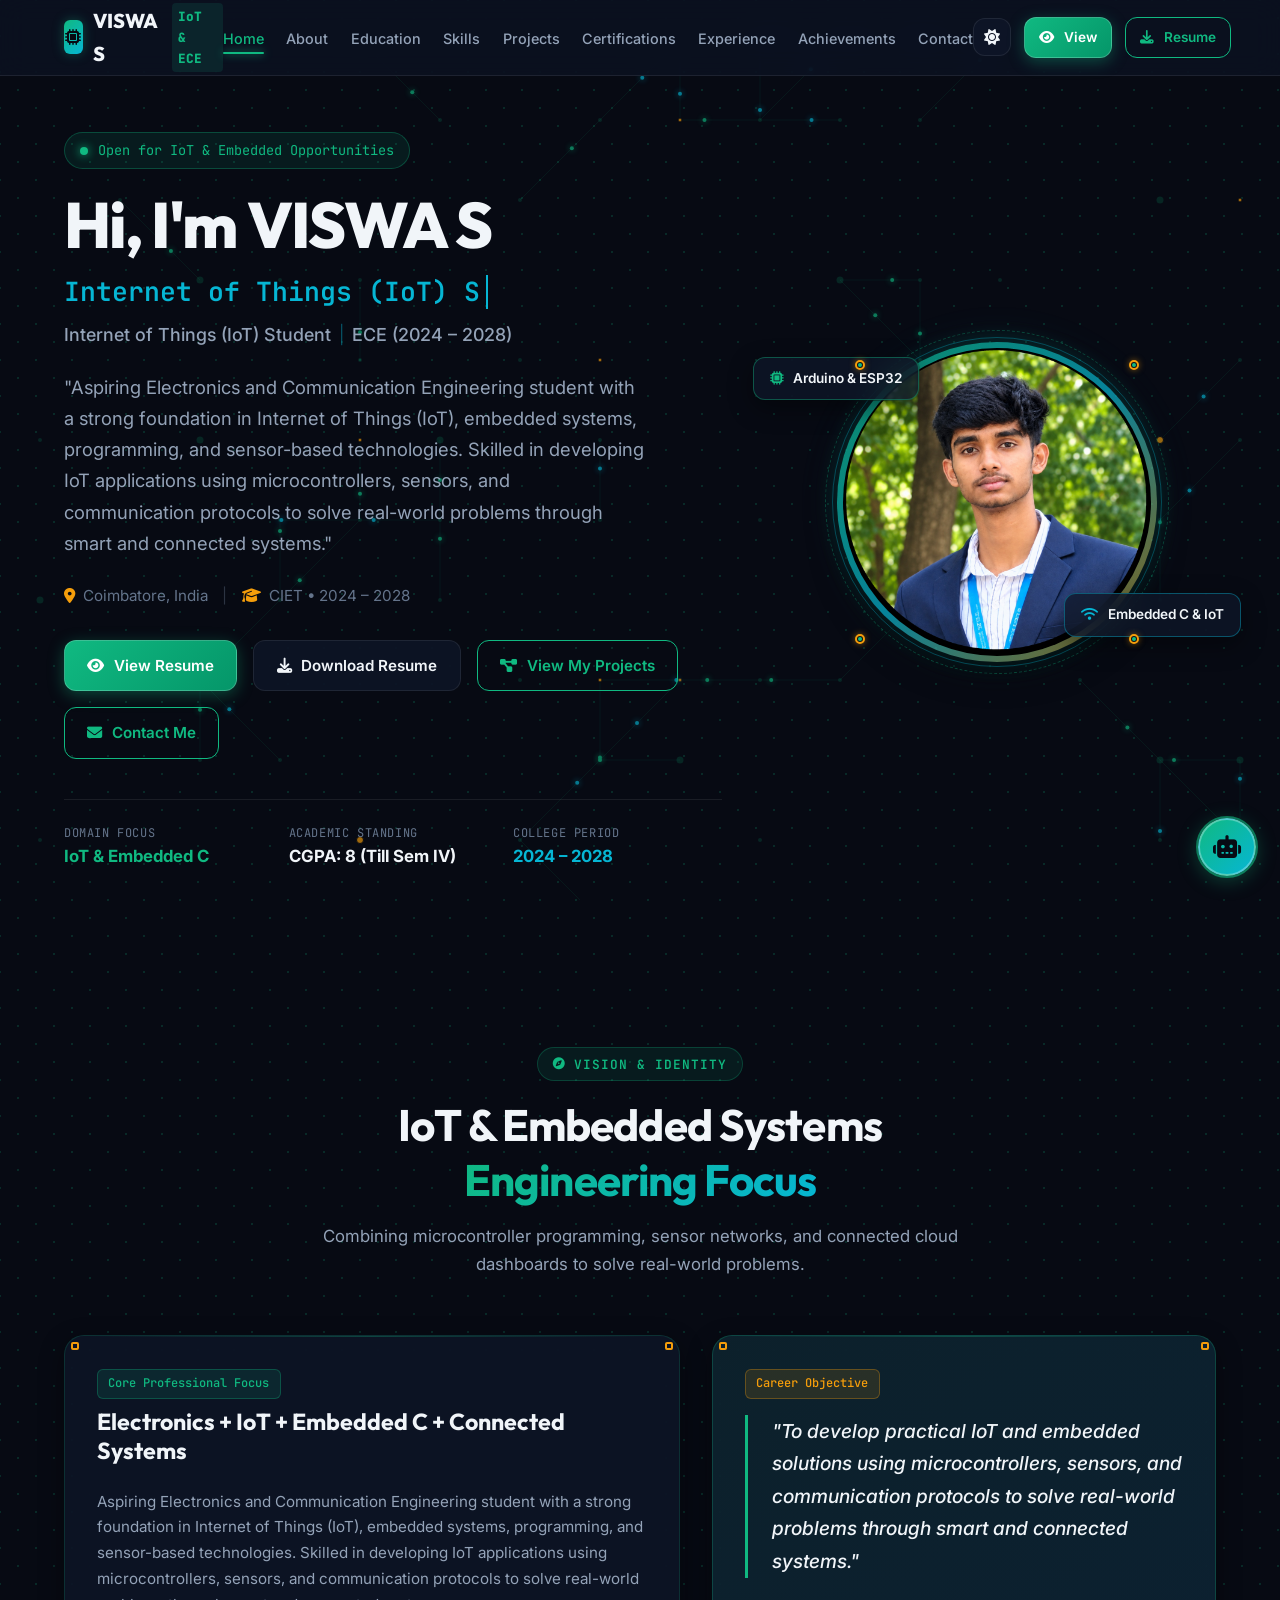
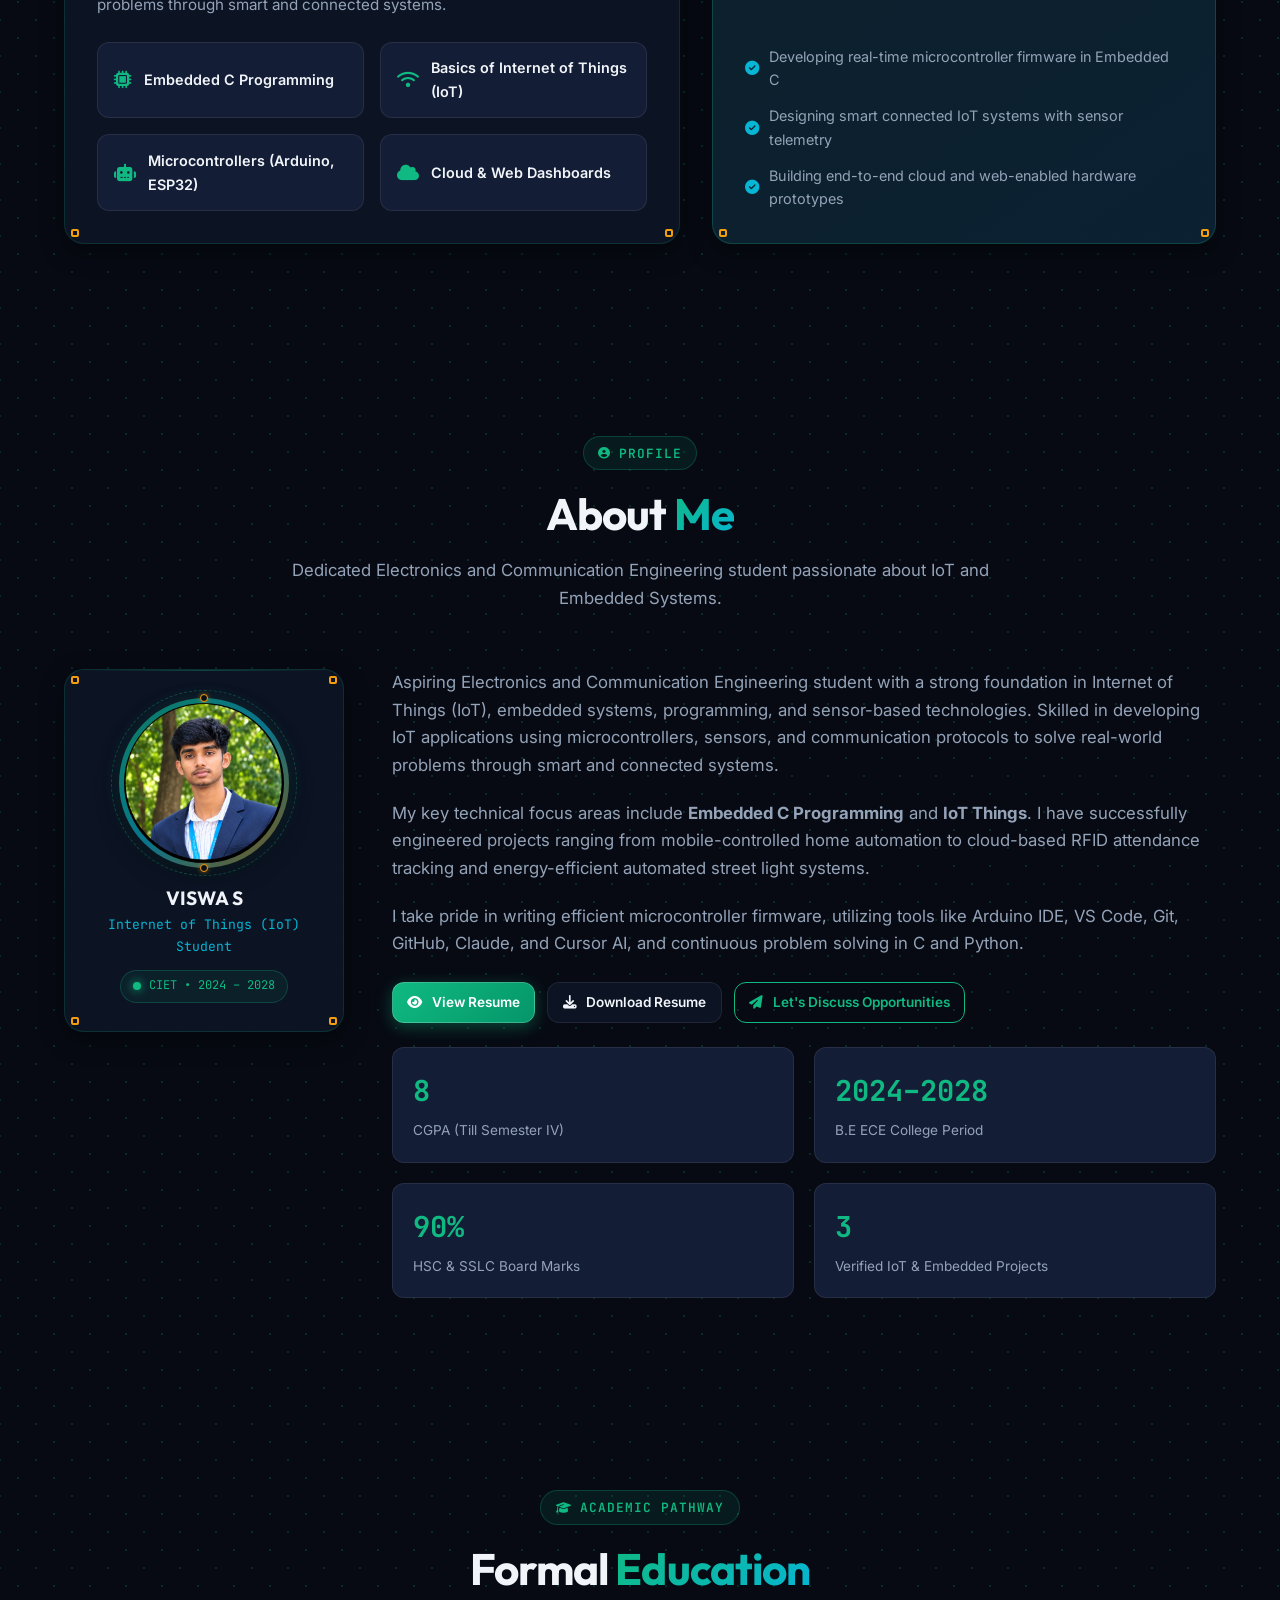
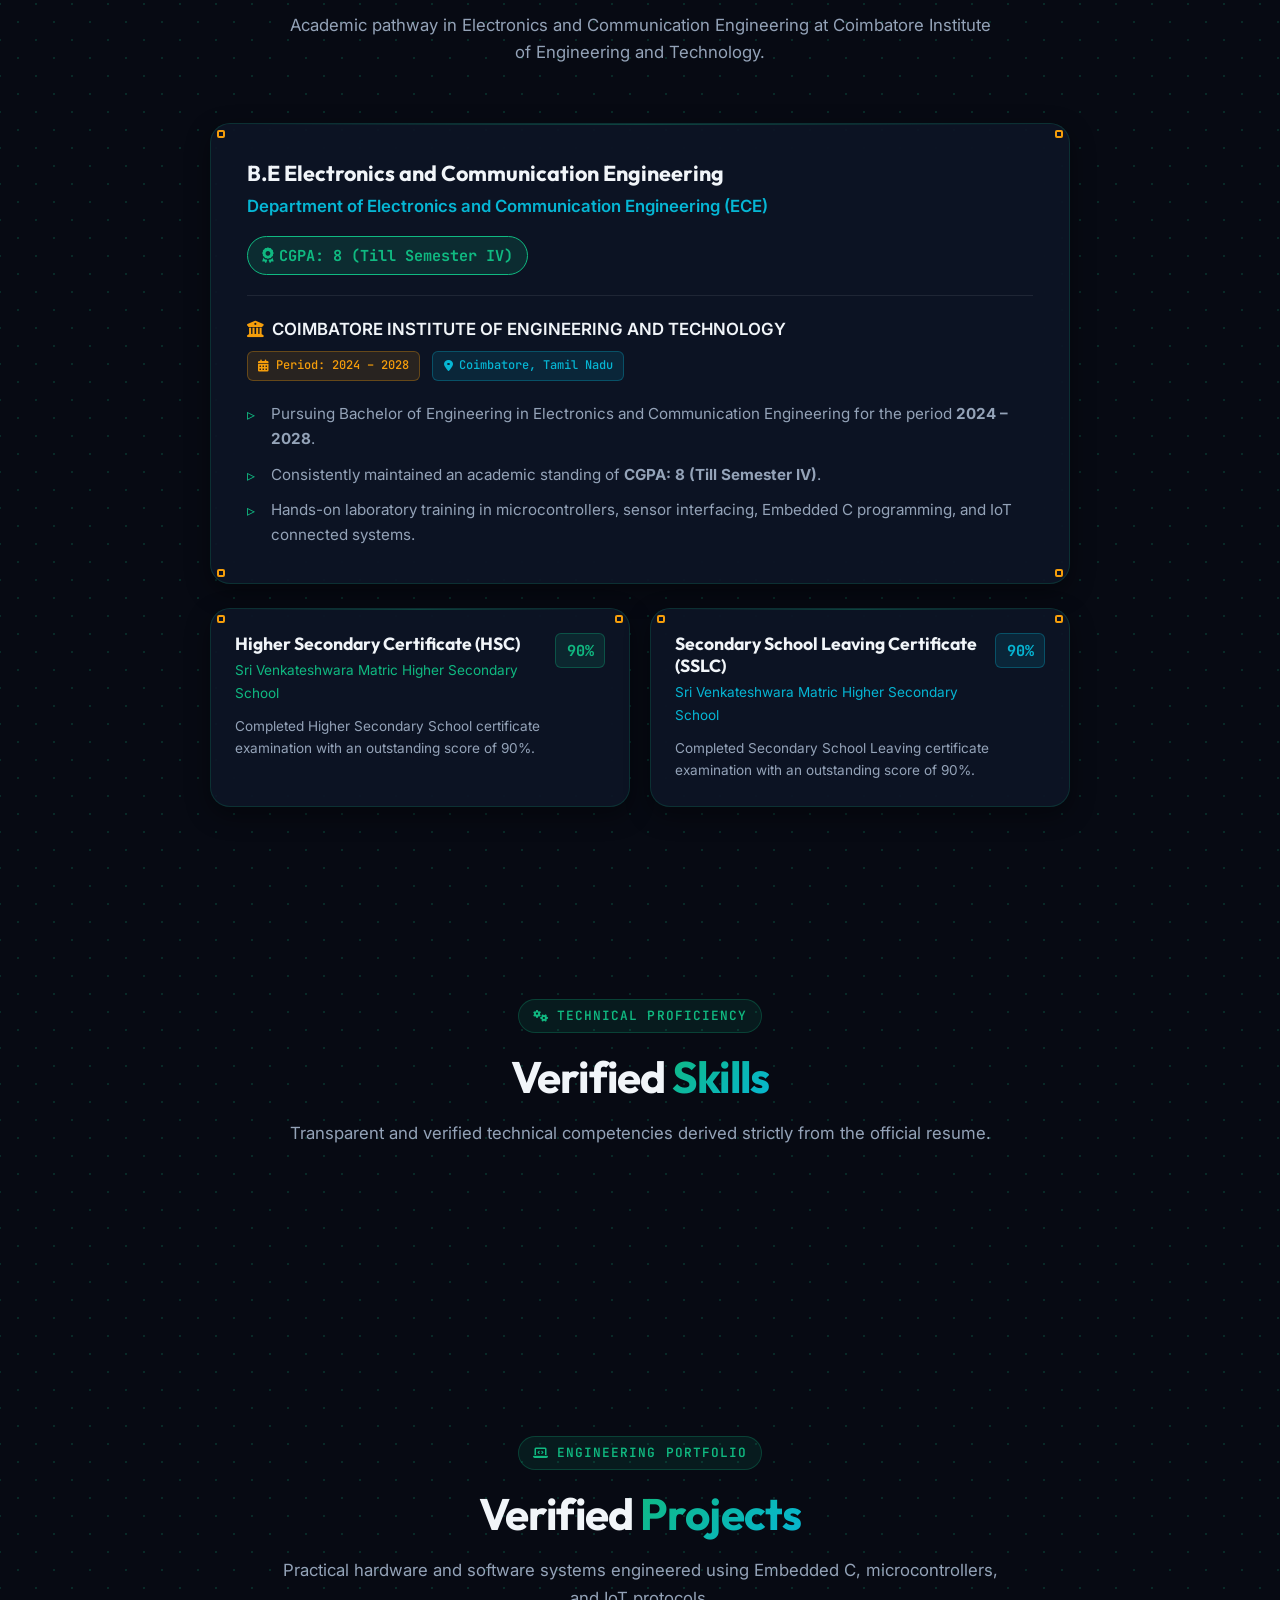
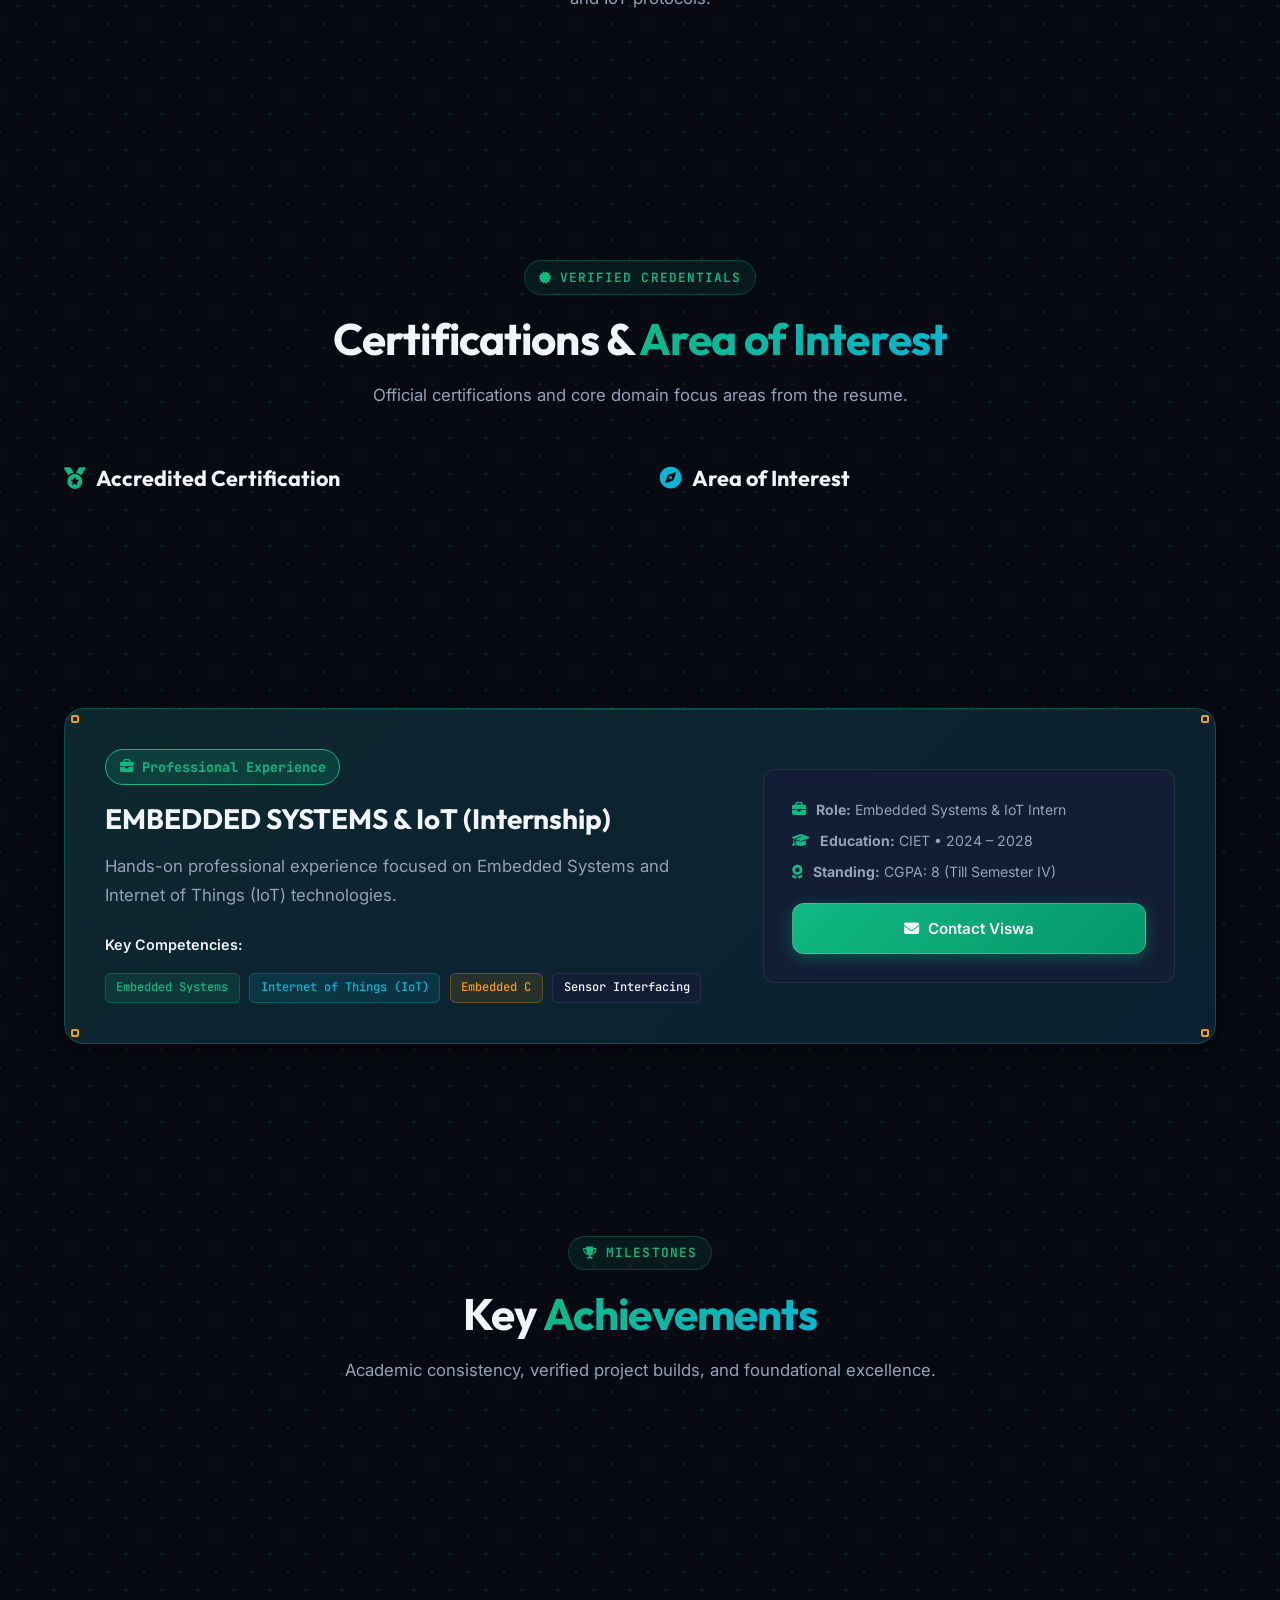
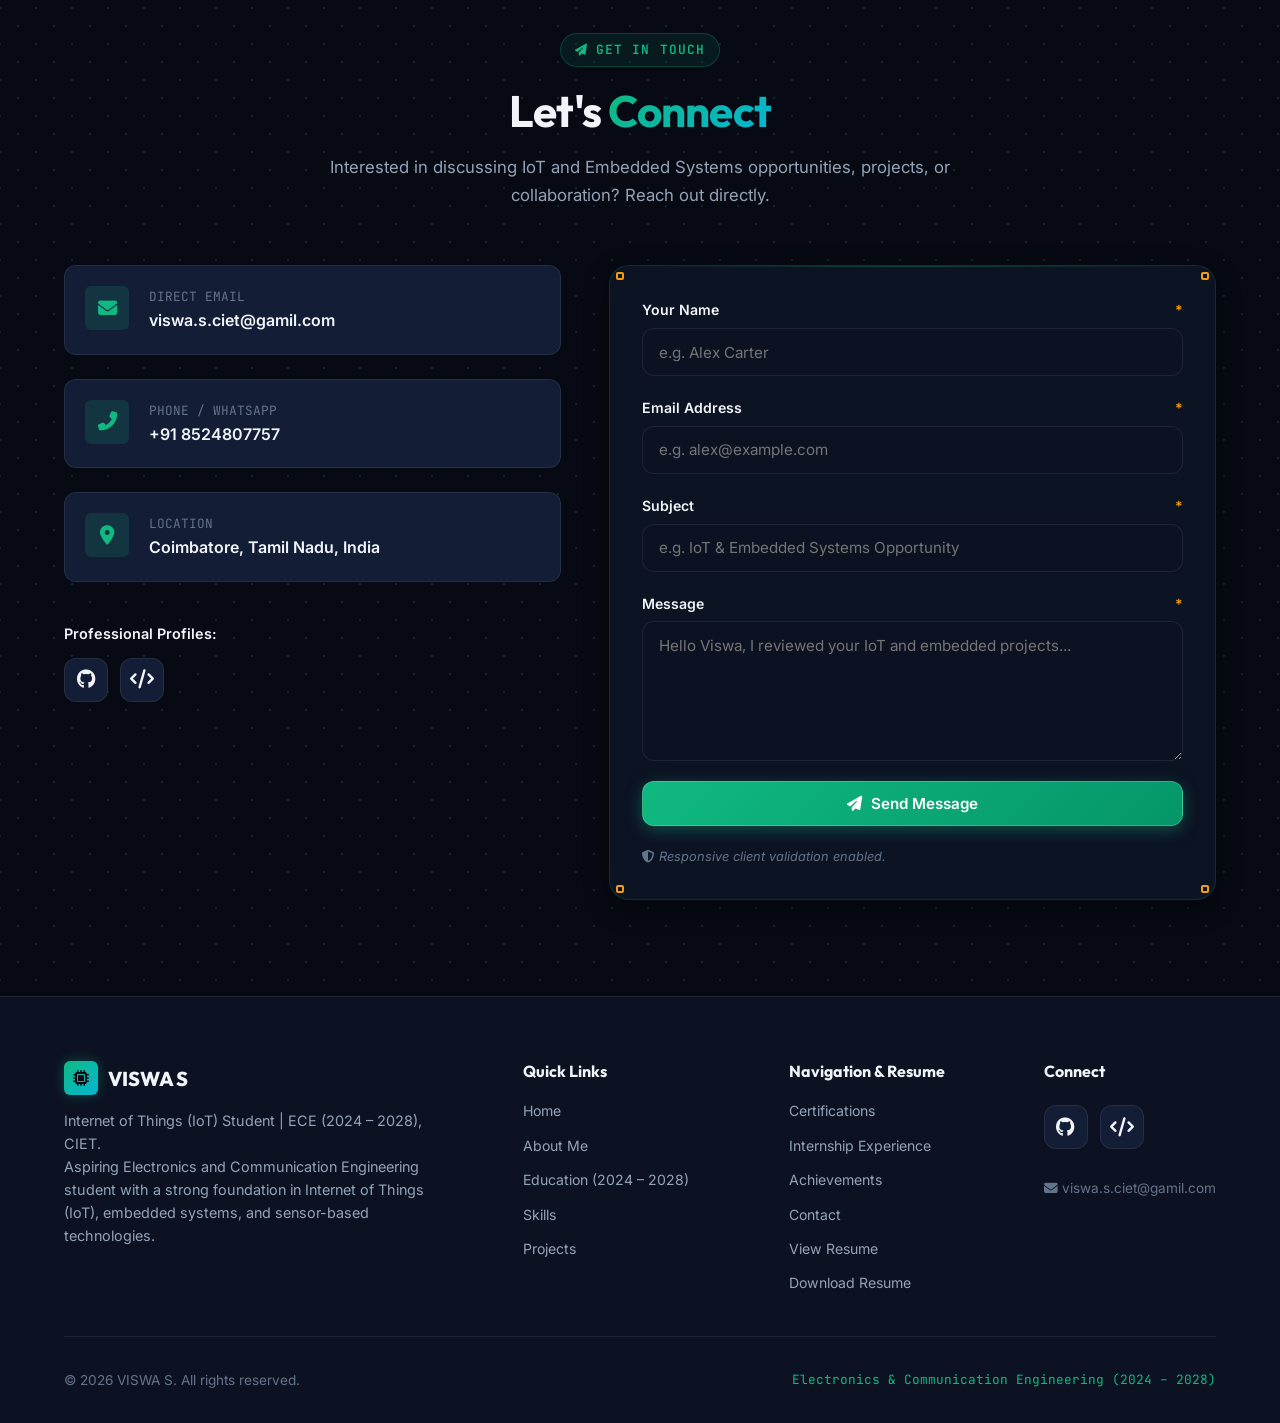
<file: portfolio/index.html>
<!DOCTYPE html>
<html lang="en" data-theme="dark">
<head>
  <meta charset="UTF-8">
  <meta name="viewport" content="width=device-width, initial-scale=1.0">
  
  <!-- SEO & Page Title -->
  <title>VISWA S | Internet of Things (IoT) Student | ECE</title>
  <meta name="description" content="Portfolio of VISWA S, an Electronics and Communication Engineering student at Coimbatore Institute of Engineering and Technology (2024 – 2028), CGPA: 8 (Till Semester IV). Strong foundation in Internet of Things (IoT), Embedded Systems, and Embedded C.">
  <meta name="keywords" content="VISWA S, Internet of Things, IoT Student, Embedded C, CIET, ECE, Arduino, ESP32, Coimbatore, Smart Home Automation, Smart Attendance">
  <meta name="author" content="VISWA S">
  <link rel="canonical" href="https://viswasciet-svg.github.io/portfolio/">

  <!-- Open Graph / Social Meta -->
  <meta property="og:type" content="website">
  <meta property="og:title" content="VISWA S | Internet of Things (IoT) Student | ECE">
  <meta property="og:description" content="Portfolio of VISWA S - Electronics and Communication Engineering Student (2024 – 2028) at CIET specializing in Internet of Things (IoT) and Embedded C.">
  <meta property="og:image" content="assets/images/profile.jpg">
  <meta property="og:url" content="https://viswasciet-svg.github.io/portfolio/">

  <!-- Twitter Meta -->
  <meta name="twitter:card" content="summary_large_image">
  <meta name="twitter:title" content="VISWA S | Internet of Things (IoT) Student | ECE">
  <meta name="twitter:description" content="Portfolio of VISWA S - Electronics and Communication Engineering Student (2024 – 2028) at CIET specializing in Internet of Things (IoT) and Embedded C.">
  <meta name="twitter:image" content="assets/images/profile.jpg">

  <!-- Favicon -->
  <link rel="icon" type="image/svg+xml" href="favicon.svg">
  <meta name="theme-color" content="#070a13">

  <!-- Fonts & Icons -->
  <link rel="preconnect" href="https://fonts.googleapis.com">
  <link rel="preconnect" href="https://fonts.gstatic.com" crossorigin>
  <link rel="stylesheet" href="https://cdnjs.cloudflare.com/ajax/libs/font-awesome/6.4.2/css/all.min.css">
  <link rel="stylesheet" href="css/style.css">

  <!-- Structured Data (JSON-LD) -->
  <script type="application/ld+json">
  {
    "@context": "https://schema.org",
    "@type": "Person",
    "name": "VISWA S",
    "jobTitle": "Internet of Things (IoT) Student",
    "alumniOf": {
      "@type": "CollegeOrUniversity",
      "name": "COIMBATORE INSTITUTE OF ENGINEERING AND TECHNOLOGY"
    },
    "description": "Aspiring Electronics and Communication Engineering student with a strong foundation in Internet of Things (IoT), embedded systems, programming, and sensor-based technologies.",
    "address": {
      "@type": "PostalAddress",
      "addressLocality": "Coimbatore",
      "addressCountry": "India"
    },
    "email": "viswa.s.ciet@gamil.com",
    "telephone": "+918524807757",
    "sameAs": [
      "https://github.com/viswasciet-svg",
      "https://leetcode.com/problemset"
    ]
  }
  </script>
</head>
<body>

  <!-- ==========================================================================
       INITIAL CIRCUIT LOADING SCREEN
       ========================================================================== -->
  <div id="loadingScreen" class="loading-screen" aria-hidden="true">
    <div class="loader-circuit">
      <div class="loader-ring"></div>
      <div class="loader-core"></div>
    </div>
    <div class="loader-text">Initializing IoT Nodes...</div>
  </div>

  <!-- ==========================================================================
       BACKGROUND INTERACTIVE PCB CANVAS
       ========================================================================== -->
  <canvas id="pcbCanvas" aria-hidden="true"></canvas>

  <!-- ==========================================================================
       STICKY RESPONSIVE NAVBAR
       ========================================================================== -->
  <header class="navbar" id="mainNavbar">
    <div class="container navbar-inner">
      <a href="#home" class="nav-brand" aria-label="VISWA S Portfolio Home">
        <span class="brand-icon"><i class="fas fa-microchip"></i></span>
        <span>VISWA S</span>
        <span class="brand-accent">IoT &amp; ECE</span>
      </a>

      <!-- Desktop & Mobile Nav Menu -->
      <nav aria-label="Main Navigation">
        <ul class="nav-menu" id="navMenu">
          <li><a href="#home" class="nav-link active">Home</a></li>
          <li><a href="#about" class="nav-link">About</a></li>
          <li><a href="#education" class="nav-link">Education</a></li>
          <li><a href="#skills" class="nav-link">Skills</a></li>
          <li><a href="#projects" class="nav-link">Projects</a></li>
          <li><a href="#certifications" class="nav-link">Certifications</a></li>
          <li><a href="#experience" class="nav-link">Experience</a></li>
          <li><a href="#achievements" class="nav-link">Achievements</a></li>
          <li><a href="#contact" class="nav-link">Contact</a></li>
        </ul>
      </nav>

      <!-- Action Items: Theme Switcher & Resume Buttons -->
      <div class="nav-actions">
        <button id="themeToggleBtn" class="theme-toggle-btn" aria-label="Toggle Theme Mode">
          <i class="fas fa-sun"></i>
        </button>

        <a href="assets/resume/Viswa_Resume.pdf" target="_blank" rel="noopener noreferrer" class="btn btn-primary btn-sm" aria-label="View Resume PDF">
          <i class="fas fa-eye"></i>
          <span>View</span>
        </a>

        <a href="assets/resume/Viswa_Resume.pdf" download="Viswa_Resume.pdf" class="btn btn-outline btn-sm" aria-label="Download Resume PDF">
          <i class="fas fa-download"></i>
          <span>Resume</span>
        </a>

        <button id="navHamburgerBtn" class="nav-hamburger" aria-label="Toggle mobile menu" aria-expanded="false">
          <i class="fas fa-bars"></i>
        </button>
      </div>
    </div>
  </header>

  <main id="mainContent">

    <!-- ==========================================================================
         HERO SECTION
         ========================================================================== -->
    <section id="home" class="hero-section" aria-label="Introduction">
      <div class="container">
        <div class="hero-grid">
          
          <!-- Hero Text Column -->
          <div class="hero-text-col">
            <div class="hero-badge-container">
              <span class="hero-status-pill">
                <span class="status-pulse-dot"></span>
                Open for IoT &amp; Embedded Opportunities
              </span>
            </div>

            <h1 class="hero-title">
              Hi, I'm <span class="text-gradient">VISWA S</span>
            </h1>

            <div class="hero-typing-wrap" aria-label="Specialization">
              <span id="typingText">Internet of Things (IoT) Student</span><span class="typing-cursor"></span>
            </div>

            <div class="hero-subtitle">
              <span>Internet of Things (IoT) Student</span> <span class="hero-sub-sep">|</span> <span>ECE (2024 – 2028)</span>
            </div>

            <p class="hero-bio">
              "Aspiring Electronics and Communication Engineering student with a strong foundation in Internet of Things (IoT), embedded systems, programming, and sensor-based technologies. Skilled in developing IoT applications using microcontrollers, sensors, and communication protocols to solve real-world problems through smart and connected systems."
            </p>

            <div class="hero-location">
              <i class="fas fa-map-marker-alt"></i>
              <span>Coimbatore, India</span>
              <span style="opacity: 0.4; margin-inline: 0.4rem;">|</span>
              <i class="fas fa-graduation-cap"></i>
              <span>CIET • 2024 – 2028</span>
            </div>

            <div class="hero-cta-group">
              <a href="assets/resume/Viswa_Resume.pdf" target="_blank" rel="noopener noreferrer" class="btn btn-primary" id="viewResumeHeroBtn">
                <i class="fas fa-eye"></i>
                <span>View Resume</span>
              </a>
              <a href="assets/resume/Viswa_Resume.pdf" download="Viswa_Resume.pdf" class="btn btn-secondary" id="downloadResumeHeroBtn">
                <i class="fas fa-download"></i>
                <span>Download Resume</span>
              </a>
              <a href="#projects" class="btn btn-outline">
                <i class="fas fa-project-diagram"></i>
                <span>View My Projects</span>
              </a>
              <a href="#contact" class="btn btn-outline">
                <i class="fas fa-envelope"></i>
                <span>Contact Me</span>
              </a>
            </div>

            <!-- Recruiter Quick Summary Specs -->
            <div class="hero-quick-specs">
              <div class="spec-item">
                <span class="spec-label">Domain Focus</span>
                <span class="spec-value" style="color: var(--pcb-green);">IoT &amp; Embedded C</span>
              </div>
              <div class="spec-item">
                <span class="spec-label">Academic Standing</span>
                <span class="spec-value">CGPA: 8 (Till Sem IV)</span>
              </div>
              <div class="spec-item">
                <span class="spec-label">College Period</span>
                <span class="spec-value" style="color: var(--pcb-cyan);">2024 – 2028</span>
              </div>
            </div>
          </div>

          <!-- Hero Profile Visual Column -->
          <div class="hero-avatar-wrapper">
            <div class="avatar-circuit-frame">
              <!-- Concentric PCB decorative traces & test vias -->
              <span class="pcb-trace-ring" aria-hidden="true"></span>
              <span class="pcb-via via-tl" aria-hidden="true" title="Test Point 1"></span>
              <span class="pcb-via via-tr" aria-hidden="true" title="Test Point 2"></span>
              <span class="pcb-via via-bl" aria-hidden="true" title="Test Point 3"></span>
              <span class="pcb-via via-br" aria-hidden="true" title="Test Point 4"></span>

              <div class="avatar-img-container">
                <img 
                  src="assets/images/profile.jpg" 
                  alt="VISWA S - Internet of Things (IoT) Student" 
                  class="avatar-img"
                  width="320"
                  height="320"
                  loading="eager"
                  fetchpriority="high">
              </div>
            </div>

            <!-- Decorative Hardware Chips -->
            <div class="floating-chip chip-1" aria-hidden="true">
              <i class="fas fa-microchip" style="color: var(--pcb-green);"></i>
              <span>Arduino &amp; ESP32</span>
            </div>
            <div class="floating-chip chip-2" aria-hidden="true">
              <i class="fas fa-wifi" style="color: var(--pcb-cyan);"></i>
              <span>Embedded C &amp; IoT</span>
            </div>
          </div>

        </div>
      </div>
    </section>

    <!-- ==========================================================================
         CAREER PROFILE & OBJECTIVE SECTION
         ========================================================================== -->
    <section id="career-profile" class="section" aria-label="Career Profile and Goal">
      <div class="container">
        <div class="section-header">
          <span class="section-tag"><i class="fas fa-compass"></i> Vision &amp; Identity</span>
          <h2 class="section-title">IoT &amp; Embedded Systems <span class="text-gradient">Engineering Focus</span></h2>
          <p class="section-description">
            Combining microcontroller programming, sensor networks, and connected cloud dashboards to solve real-world problems.
          </p>
        </div>

        <div class="career-identity-grid">
          <!-- Identity Card -->
          <div class="pcb-card identity-card">
            <span class="ic-corner ic-corner-tl"></span>
            <span class="ic-corner ic-corner-tr"></span>
            <span class="ic-corner ic-corner-bl"></span>
            <span class="ic-corner ic-corner-br"></span>
            <div>
              <div class="identity-card-header">
                <span class="badge badge-green">Core Professional Focus</span>
                <h3 style="font-size: 1.45rem; margin-top: 0.5rem; color: var(--text-primary);">
                  Electronics + IoT + Embedded C + Connected Systems
                </h3>
              </div>
              <p style="font-size: 0.95rem; color: var(--text-secondary); line-height: 1.7;">
                Aspiring Electronics and Communication Engineering student with a strong foundation in Internet of Things (IoT), embedded systems, programming, and sensor-based technologies. Skilled in developing IoT applications using microcontrollers, sensors, and communication protocols to solve real-world problems through smart and connected systems.
              </p>
            </div>

            <div class="identity-tech-matrix">
              <div class="matrix-item">
                <i class="fas fa-microchip"></i>
                <span>Embedded C Programming</span>
              </div>
              <div class="matrix-item">
                <i class="fas fa-wifi"></i>
                <span>Basics of Internet of Things (IoT)</span>
              </div>
              <div class="matrix-item">
                <i class="fas fa-robot"></i>
                <span>Microcontrollers (Arduino, ESP32)</span>
              </div>
              <div class="matrix-item">
                <i class="fas fa-cloud"></i>
                <span>Cloud &amp; Web Dashboards</span>
              </div>
            </div>
          </div>

          <!-- Career Goal Card -->
          <div class="pcb-card goal-card">
            <span class="ic-corner ic-corner-tl"></span>
            <span class="ic-corner ic-corner-tr"></span>
            <span class="ic-corner ic-corner-bl"></span>
            <span class="ic-corner ic-corner-br"></span>
            <div>
              <span class="badge badge-copper" style="margin-bottom: 1rem;">Career Objective</span>
              <blockquote class="goal-quote">
                "To develop practical IoT and embedded solutions using microcontrollers, sensors, and communication protocols to solve real-world problems through smart and connected systems."
              </blockquote>
            </div>

            <div class="goal-pillars">
              <div class="pillar-item">
                <i class="fas fa-check-circle"></i>
                <span>Developing real-time microcontroller firmware in Embedded C</span>
              </div>
              <div class="pillar-item">
                <i class="fas fa-check-circle"></i>
                <span>Designing smart connected IoT systems with sensor telemetry</span>
              </div>
              <div class="pillar-item">
                <i class="fas fa-check-circle"></i>
                <span>Building end-to-end cloud and web-enabled hardware prototypes</span>
              </div>
            </div>
          </div>
        </div>
      </div>
    </section>

    <!-- ==========================================================================
         ABOUT ME SECTION
         ========================================================================== -->
    <section id="about" class="section" aria-label="About VISWA S">
      <div class="container">
        <div class="section-header">
          <span class="section-tag"><i class="fas fa-user-circle"></i> Profile</span>
          <h2 class="section-title">About <span class="text-gradient">Me</span></h2>
          <p class="section-description">
            Dedicated Electronics and Communication Engineering student passionate about IoT and Embedded Systems.
          </p>
        </div>

        <div class="about-grid">
          <!-- About Profile Visual Column -->
          <div class="about-visual-col">
            <div class="pcb-card about-profile-card">
              <span class="ic-corner ic-corner-tl"></span>
              <span class="ic-corner ic-corner-tr"></span>
              <span class="ic-corner ic-corner-bl"></span>
              <span class="ic-corner ic-corner-br"></span>

              <div class="about-avatar-frame">
                <span class="about-trace-ring" aria-hidden="true"></span>
                <span class="about-via via-top" aria-hidden="true"></span>
                <span class="about-via via-bottom" aria-hidden="true"></span>
                <div class="about-img-container">
                  <img 
                    src="assets/images/profile.jpg" 
                    alt="VISWA S - Internet of Things (IoT) Student" 
                    class="about-avatar-img"
                    width="220"
                    height="220"
                    loading="lazy">
                </div>
              </div>

              <div class="about-profile-info">
                <h3 class="about-profile-name">VISWA S</h3>
                <p class="about-profile-role">Internet of Things (IoT) Student</p>
                <div class="about-profile-tag">
                  <span class="status-pulse-dot"></span>
                  <span>CIET • 2024 – 2028</span>
                </div>
              </div>
            </div>
          </div>

          <!-- About Text & Highlights Column -->
          <div class="about-content-col">
            <div class="about-text">
              <p>
                Aspiring Electronics and Communication Engineering student with a strong foundation in Internet of Things (IoT), embedded systems, programming, and sensor-based technologies. Skilled in developing IoT applications using microcontrollers, sensors, and communication protocols to solve real-world problems through smart and connected systems.
              </p>
              <p>
                My key technical focus areas include <strong>Embedded C Programming</strong> and <strong>IoT Things</strong>. I have successfully engineered projects ranging from mobile-controlled home automation to cloud-based RFID attendance tracking and energy-efficient automated street light systems.
              </p>
              <p>
                I take pride in writing efficient microcontroller firmware, utilizing tools like Arduino IDE, VS Code, Git, GitHub, Claude, and Cursor AI, and continuous problem solving in C and Python.
              </p>

              <div style="margin-top: 1.5rem; display: flex; gap: 0.75rem; flex-wrap: wrap;">
                <a href="assets/resume/Viswa_Resume.pdf" target="_blank" rel="noopener noreferrer" class="btn btn-primary btn-sm">
                  <i class="fas fa-eye"></i> View Resume
                </a>
                <a href="assets/resume/Viswa_Resume.pdf" download="Viswa_Resume.pdf" class="btn btn-secondary btn-sm">
                  <i class="fas fa-download"></i> Download Resume
                </a>
                <a href="#contact" class="btn btn-outline btn-sm">
                  <i class="fas fa-paper-plane"></i> Let's Discuss Opportunities
                </a>
              </div>
            </div>

            <div class="about-highlights">
              <div class="about-stat-card">
                <span class="stat-num">8</span>
                <span class="stat-label">CGPA (Till Semester IV)</span>
              </div>
              <div class="about-stat-card">
                <span class="stat-num">2024–2028</span>
                <span class="stat-label">B.E ECE College Period</span>
              </div>
              <div class="about-stat-card">
                <span class="stat-num">90%</span>
                <span class="stat-label">HSC &amp; SSLC Board Marks</span>
              </div>
              <div class="about-stat-card">
                <span class="stat-num">3</span>
                <span class="stat-label">Verified IoT &amp; Embedded Projects</span>
              </div>
            </div>
          </div>
        </div>
      </div>
    </section>

    <!-- ==========================================================================
         EDUCATION SECTION
         ========================================================================== -->
    <section id="education" class="section" aria-label="Education">
      <div class="container">
        <div class="section-header">
          <span class="section-tag"><i class="fas fa-graduation-cap"></i> Academic Pathway</span>
          <h2 class="section-title">Formal <span class="text-gradient">Education</span></h2>
          <p class="section-description">
            Academic pathway in Electronics and Communication Engineering at Coimbatore Institute of Engineering and Technology.
          </p>
        </div>

        <div class="education-timeline-wrap">
          <!-- College Card -->
          <div class="pcb-card education-card">
            <span class="ic-corner ic-corner-tl"></span>
            <span class="ic-corner ic-corner-tr"></span>
            <span class="ic-corner ic-corner-bl"></span>
            <span class="ic-corner ic-corner-br"></span>
            
            <div class="education-card-top">
              <div>
                <h3 class="edu-degree">B.E Electronics and Communication Engineering</h3>
                <div class="edu-dept">Department of Electronics and Communication Engineering (ECE)</div>
              </div>
              <div class="edu-cgpa-badge">
                <i class="fas fa-award"></i>
                <span>CGPA: 8 (Till Semester IV)</span>
              </div>
            </div>

            <div class="edu-institution">
              <i class="fas fa-university"></i>
              <span>COIMBATORE INSTITUTE OF ENGINEERING AND TECHNOLOGY</span>
            </div>

            <div class="edu-meta-badges">
              <span class="badge badge-copper"><i class="fas fa-calendar-alt"></i> Period: 2024 – 2028</span>
              <span class="badge badge-cyan"><i class="fas fa-map-marker-alt"></i> Coimbatore, Tamil Nadu</span>
            </div>

            <ul class="edu-list">
              <li>Pursuing Bachelor of Engineering in Electronics and Communication Engineering for the period <strong>2024 – 2028</strong>.</li>
              <li>Consistently maintained an academic standing of <strong>CGPA: 8 (Till Semester IV)</strong>.</li>
              <li>Hands-on laboratory training in microcontrollers, sensor interfacing, Embedded C programming, and IoT connected systems.</li>
            </ul>
          </div>

          <!-- Schooling Cards Grid -->
          <div style="display: grid; grid-template-columns: repeat(auto-fit, minmax(280px, 1fr)); gap: 1.25rem; margin-top: 1.5rem;">
            <!-- HSC Card -->
            <div class="pcb-card" style="padding: 1.5rem;">
              <span class="ic-corner ic-corner-tl"></span>
              <span class="ic-corner ic-corner-tr"></span>
              <div style="display: flex; justify-content: space-between; align-items: flex-start; margin-bottom: 0.75rem;">
                <div>
                  <h4 style="font-size: 1.1rem; color: var(--text-primary); margin-bottom: 0.25rem;">Higher Secondary Certificate (HSC)</h4>
                  <div style="font-size: 0.85rem; color: var(--pcb-green);">Sri Venkateshwara Matric Higher Secondary School</div>
                </div>
                <span class="badge badge-green" style="font-size: 0.95rem; font-weight: 700;">90%</span>
              </div>
              <p style="font-size: 0.85rem; color: var(--text-secondary); line-height: 1.6;">
                Completed Higher Secondary School certificate examination with an outstanding score of 90%.
              </p>
            </div>

            <!-- SSLC Card -->
            <div class="pcb-card" style="padding: 1.5rem;">
              <span class="ic-corner ic-corner-tl"></span>
              <span class="ic-corner ic-corner-tr"></span>
              <div style="display: flex; justify-content: space-between; align-items: flex-start; margin-bottom: 0.75rem;">
                <div>
                  <h4 style="font-size: 1.1rem; color: var(--text-primary); margin-bottom: 0.25rem;">Secondary School Leaving Certificate (SSLC)</h4>
                  <div style="font-size: 0.85rem; color: var(--pcb-cyan);">Sri Venkateshwara Matric Higher Secondary School</div>
                </div>
                <span class="badge badge-cyan" style="font-size: 0.95rem; font-weight: 700;">90%</span>
              </div>
              <p style="font-size: 0.85rem; color: var(--text-secondary); line-height: 1.6;">
                Completed Secondary School Leaving certificate examination with an outstanding score of 90%.
              </p>
            </div>
          </div>

        </div>
      </div>
    </section>

    <!-- ==========================================================================
         SKILLS SECTION (CATEGORIZED INTERACTIVE CARDS)
         ========================================================================== -->
    <section id="skills" class="section" aria-label="Technical Skills">
      <div class="container">
        <div class="section-header">
          <span class="section-tag"><i class="fas fa-cogs"></i> Technical Proficiency</span>
          <h2 class="section-title">Verified <span class="text-gradient">Skills</span></h2>
          <p class="section-description">
            Transparent and verified technical competencies derived strictly from the official resume.
          </p>
        </div>

        <!-- Filter Tabs -->
        <div class="skills-tabs" id="skillsTabsContainer">
          <!-- Injected via js/script.js -->
        </div>

        <!-- Skills Cards Grid -->
        <div class="skills-grid" id="skillsGridContainer">
          <!-- Injected via js/script.js -->
        </div>
      </div>
    </section>

    <!-- ==========================================================================
         PROJECTS SHOWCASE SECTION
         ========================================================================== -->
    <section id="projects" class="section" aria-label="Projects Showcase">
      <div class="container">
        <div class="section-header">
          <span class="section-tag"><i class="fas fa-laptop-code"></i> Engineering Portfolio</span>
          <h2 class="section-title">Verified <span class="text-gradient">Projects</span></h2>
          <p class="section-description">
            Practical hardware and software systems engineered using Embedded C, microcontrollers, and IoT protocols.
          </p>
        </div>

        <div class="projects-grid" id="projectsGridContainer">
          <!-- Injected via js/script.js -->
        </div>
      </div>
    </section>

    <!-- ==========================================================================
         CERTIFICATIONS & AREA OF INTEREST
         ========================================================================== -->
    <section id="certifications" class="section" aria-label="Certifications and Area of Interest">
      <div class="container">
        <div class="section-header">
          <span class="section-tag"><i class="fas fa-certificate"></i> Verified Credentials</span>
          <h2 class="section-title">Certifications &amp; <span class="text-gradient">Area of Interest</span></h2>
          <p class="section-description">
            Official certifications and core domain focus areas from the resume.
          </p>
        </div>

        <div class="cert-section-grid">
          <!-- Formal Certifications Column -->
          <div>
            <h3 class="cert-column-title">
              <i class="fas fa-medal" style="color: var(--pcb-green);"></i>
              <span>Accredited Certification</span>
            </h3>
            <div class="cert-cards-list" id="certificationsListContainer">
              <!-- Injected via js/script.js -->
            </div>
          </div>

          <!-- Area of Interest Column -->
          <div>
            <h3 class="cert-column-title">
              <i class="fas fa-compass" style="color: var(--pcb-cyan);"></i>
              <span>Area of Interest</span>
            </h3>
            <div class="cert-cards-list" id="currentlyLearningContainer">
              <!-- Injected via js/script.js -->
            </div>
          </div>
        </div>
      </div>
    </section>

    <!-- ==========================================================================
         INTERNSHIP / EXPERIENCE SECTION
         ========================================================================== -->
    <section id="experience" class="section" aria-label="Internship and Industry Experience">
      <div class="container">
        <div class="experience-banner pcb-card">
          <span class="ic-corner ic-corner-tl"></span>
          <span class="ic-corner ic-corner-tr"></span>
          <span class="ic-corner ic-corner-bl"></span>
          <span class="ic-corner ic-corner-br"></span>

          <div class="exp-banner-grid">
            <div>
              <div class="exp-status-tag">
                <i class="fas fa-briefcase"></i> Professional Experience
              </div>
              <h2 class="exp-title">EMBEDDED SYSTEMS &amp; IoT (Internship)</h2>
              <p class="exp-desc">
                Hands-on professional experience focused on Embedded Systems and Internet of Things (IoT) technologies.
              </p>
              
              <div style="margin-bottom: 1rem; font-size: 0.9rem; font-weight: 600; color: var(--text-primary);">
                Key Competencies:
              </div>
              <div class="exp-roles-list">
                <span class="badge badge-green">Embedded Systems</span>
                <span class="badge badge-cyan">Internet of Things (IoT)</span>
                <span class="badge badge-copper">Embedded C</span>
                <span class="badge">Sensor Interfacing</span>
              </div>
            </div>

            <div class="exp-cta-card">
              <div class="exp-cta-meta">
                <div><i class="fas fa-briefcase"></i><span><strong>Role:</strong> Embedded Systems &amp; IoT Intern</span></div>
                <div><i class="fas fa-graduation-cap"></i><span><strong>Education:</strong> CIET • 2024 – 2028</span></div>
                <div><i class="fas fa-award"></i><span><strong>Standing:</strong> CGPA: 8 (Till Semester IV)</span></div>
              </div>
              <a href="#contact" class="btn btn-primary">
                <i class="fas fa-envelope"></i> Contact Viswa
              </a>
            </div>
          </div>
        </div>
      </div>
    </section>

    <!-- ==========================================================================
         ACHIEVEMENTS SECTION
         ========================================================================== -->
    <section id="achievements" class="section" aria-label="Achievements">
      <div class="container">
        <div class="section-header">
          <span class="section-tag"><i class="fas fa-trophy"></i> Milestones</span>
          <h2 class="section-title">Key <span class="text-gradient">Achievements</span></h2>
          <p class="section-description">
            Academic consistency, verified project builds, and foundational excellence.
          </p>
        </div>

        <div class="achievements-grid" id="achievementsGridContainer">
          <!-- Injected via js/script.js -->
        </div>
      </div>
    </section>

    <!-- ==========================================================================
         CONTACT SECTION & CONTACT FORM
         ========================================================================== -->
    <section id="contact" class="section" aria-label="Contact Information and Form">
      <div class="container">
        <div class="section-header">
          <span class="section-tag"><i class="fas fa-paper-plane"></i> Get In Touch</span>
          <h2 class="section-title">Let's <span class="text-gradient">Connect</span></h2>
          <p class="section-description">
            Interested in discussing IoT and Embedded Systems opportunities, projects, or collaboration? Reach out directly.
          </p>
        </div>

        <div class="contact-grid">
          <!-- Direct Details Column -->
          <div class="contact-info-col">
            <div class="contact-card-item">
              <div class="contact-icon-wrap"><i class="fas fa-envelope"></i></div>
              <div>
                <div class="contact-detail-label">Direct Email</div>
                <a href="mailto:viswa.s.ciet@gamil.com" class="contact-detail-value">viswa.s.ciet@gamil.com</a>
              </div>
            </div>

            <div class="contact-card-item">
              <div class="contact-icon-wrap"><i class="fas fa-phone-alt"></i></div>
              <div>
                <div class="contact-detail-label">Phone / WhatsApp</div>
                <a href="tel:+918524807757" class="contact-detail-value">+91 8524807757</a>
              </div>
            </div>

            <div class="contact-card-item">
              <div class="contact-icon-wrap"><i class="fas fa-map-marker-alt"></i></div>
              <div>
                <div class="contact-detail-label">Location</div>
                <div class="contact-detail-value">Coimbatore, Tamil Nadu, India</div>
              </div>
            </div>

            <!-- Social Links -->
            <div style="margin-top: 1rem;">
              <div style="font-size: 0.9rem; font-weight: 600; margin-bottom: 0.75rem; color: var(--text-primary);">
                Professional Profiles:
              </div>
              <div class="social-links-row">
                <a href="https://github.com/viswasciet-svg" target="_blank" rel="noopener noreferrer" class="social-btn" aria-label="GitHub Profile">
                  <i class="fab fa-github"></i>
                </a>
                <a href="https://leetcode.com/problemset" target="_blank" rel="noopener noreferrer" class="social-btn" aria-label="LeetCode Profile">
                  <i class="fas fa-code"></i>
                </a>
              </div>
            </div>
          </div>

          <!-- Contact Form Column -->
          <div class="pcb-card">
            <span class="ic-corner ic-corner-tl"></span>
            <span class="ic-corner ic-corner-tr"></span>
            <span class="ic-corner ic-corner-bl"></span>
            <span class="ic-corner ic-corner-br"></span>

            <form id="contactForm" class="contact-form" novalidate>
              <div class="form-group">
                <label for="contactName" class="form-label">
                  <span>Your Name</span>
                  <span class="form-label-req">*</span>
                </label>
                <input type="text" id="contactName" class="form-input" placeholder="e.g. Alex Carter" required>
                <span class="form-field-error">Please enter your name.</span>
              </div>

              <div class="form-group">
                <label for="contactEmail" class="form-label">
                  <span>Email Address</span>
                  <span class="form-label-req">*</span>
                </label>
                <input type="email" id="contactEmail" class="form-input" placeholder="e.g. alex@example.com" required>
                <span class="form-field-error">Please provide a valid email address.</span>
              </div>

              <div class="form-group">
                <label for="contactSubject" class="form-label">
                  <span>Subject</span>
                  <span class="form-label-req">*</span>
                </label>
                <input type="text" id="contactSubject" class="form-input" placeholder="e.g. IoT & Embedded Systems Opportunity" required>
                <span class="form-field-error">Subject must be at least 3 characters.</span>
              </div>

              <div class="form-group">
                <label for="contactMessage" class="form-label">
                  <span>Message</span>
                  <span class="form-label-req">*</span>
                </label>
                <textarea id="contactMessage" class="form-textarea" placeholder="Hello Viswa, I reviewed your IoT and embedded projects..." required></textarea>
                <span class="form-field-error">Message must contain at least 10 characters.</span>
              </div>

              <button type="submit" id="contactSubmitBtn" class="btn btn-primary" style="width: 100%;">
                <i class="fas fa-paper-plane"></i> Send Message
              </button>

              <div class="form-note">
                <i class="fas fa-shield-alt"></i> Responsive client validation enabled.
              </div>
            </form>
          </div>
        </div>
      </div>
    </section>

  </main>

  <!-- ==========================================================================
       FOOTER
       ========================================================================== -->
  <footer class="footer">
    <div class="container">
      <div class="footer-top">
        <div class="footer-brand-col">
          <a href="#home" class="nav-brand">
            <span class="brand-icon"><i class="fas fa-microchip"></i></span>
            <span>VISWA S</span>
          </a>
          <p class="footer-bio">
            Internet of Things (IoT) Student | ECE (2024 – 2028), CIET.<br>
            Aspiring Electronics and Communication Engineering student with a strong foundation in Internet of Things (IoT), embedded systems, and sensor-based technologies.
          </p>
        </div>

        <div class="footer-links-col">
          <h4 class="footer-col-title">Quick Links</h4>
          <ul class="footer-nav">
            <li><a href="#home">Home</a></li>
            <li><a href="#about">About Me</a></li>
            <li><a href="#education">Education (2024 – 2028)</a></li>
            <li><a href="#skills">Skills</a></li>
            <li><a href="#projects">Projects</a></li>
          </ul>
        </div>

        <div class="footer-links-col">
          <h4 class="footer-col-title">Navigation &amp; Resume</h4>
          <ul class="footer-nav">
            <li><a href="#certifications">Certifications</a></li>
            <li><a href="#experience">Internship Experience</a></li>
            <li><a href="#achievements">Achievements</a></li>
            <li><a href="#contact">Contact</a></li>
            <li><a href="assets/resume/Viswa_Resume.pdf" target="_blank" rel="noopener noreferrer">View Resume</a></li>
            <li><a href="assets/resume/Viswa_Resume.pdf" download="Viswa_Resume.pdf">Download Resume</a></li>
          </ul>
        </div>

        <div class="footer-links-col">
          <h4 class="footer-col-title">Connect</h4>
          <div class="social-links-row">
            <a href="https://github.com/viswasciet-svg" target="_blank" rel="noopener noreferrer" class="social-btn" aria-label="GitHub Profile">
              <i class="fab fa-github"></i>
            </a>
            <a href="https://leetcode.com/problemset" target="_blank" rel="noopener noreferrer" class="social-btn" aria-label="LeetCode Profile">
              <i class="fas fa-code"></i>
            </a>
          </div>
          <div style="margin-top: 1rem; font-size: 0.85rem; color: var(--text-muted);">
            <i class="fas fa-envelope"></i> viswa.s.ciet@gamil.com
          </div>
        </div>
      </div>

      <div class="footer-bottom">
        <div>
          &copy; 2026 VISWA S. All rights reserved.
        </div>
        <div style="font-family: var(--font-mono); font-size: 0.8rem; color: var(--pcb-green);">
          Electronics &amp; Communication Engineering (2024 – 2028)
        </div>
      </div>
    </div>
  </footer>

  <!-- ==========================================================================
       FLOATING AI CHATBOT WIDGET ("Viswa AI Assistant")
       ========================================================================== -->
  <div class="chatbot-widget-container">
    <button id="chatbotToggleBtn" class="chatbot-toggle-btn" aria-label="Open Viswa AI Assistant Chat" aria-haspopup="dialog">
      <span class="chatbot-pulse-ring"></span>
      <i class="fas fa-robot"></i>
    </button>

    <div id="chatbotDialog" class="chatbot-dialog" role="dialog" aria-label="Viswa AI Assistant" aria-hidden="true">
      <div class="chatbot-header">
        <div class="chat-header-info">
          <div class="chat-avatar-icon"><i class="fas fa-microchip"></i></div>
          <div>
            <div class="chat-title">Viswa AI Assistant</div>
            <div class="chat-subtitle"><span class="status-pulse-dot" style="width: 6px; height: 6px;"></span> Local Knowledge Engine</div>
          </div>
        </div>
        <button id="chatCloseBtn" class="chat-close-btn" aria-label="Close chat">
          <i class="fas fa-times"></i>
        </button>
      </div>

      <div id="chatbotMessages" class="chatbot-messages-body">
        <div class="chat-msg chat-msg-bot">
          <div class="chat-msg-bubble">
            Hello! I am the <strong>Viswa AI Assistant</strong>. I can answer questions regarding VISWA S's education (CIET, 2024 – 2028, CGPA: 8 Till Sem IV), IoT &amp; Embedded C skills, projects, certifications, or internship. Ask me anything or select a prompt below!
          </div>
        </div>
      </div>

      <!-- Prompt Chips Container -->
      <div id="chatChipsContainer" class="chat-chips-container">
        <!-- Injected via js/chatbot.js -->
      </div>

      <div class="chatbot-input-footer">
        <form id="chatbotForm" class="chatbot-form">
          <input type="text" id="chatbotInput" class="chatbot-input" placeholder="Ask about Viswa's skills, projects..." autocomplete="off">
          <button type="submit" class="chatbot-send-btn" aria-label="Send message">
            <i class="fas fa-arrow-up"></i>
          </button>
        </form>
      </div>
    </div>
  </div>

  <!-- ==========================================================================
       SCROLL TO TOP BUTTON
       ========================================================================== -->
  <button id="scrollTopBtn" class="scroll-top-btn" aria-label="Scroll back to top">
    <i class="fas fa-chevron-up"></i>
  </button>

  <!-- ==========================================================================
       PROJECT DETAIL MODAL
       ========================================================================== -->
  <div id="projectModalBackdrop" class="modal-backdrop" aria-hidden="true">
    <div class="modal-content" role="dialog" aria-modal="true">
      <button id="modalCloseBtn" class="modal-close-btn" aria-label="Close project modal">
        <i class="fas fa-times"></i>
      </button>
      <div id="projectModalBody">
        <!-- Injected dynamically on click -->
      </div>
    </div>
  </div>

  <!-- Scripts -->
  <script src="js/data.js"></script>
  <script src="js/animations.js"></script>
  <script src="js/script.js"></script>
  <script src="js/chatbot.js"></script>
</body>
</html>
</file>
<file: portfolio/css/style.css>
/* ==========================================================================
   S. VISWA - PORTFOLIO DESIGN SYSTEM & STYLESHEET
   ECE + PCB + Embedded Systems + IoT Visual Identity
   ========================================================================== */

/* --- GOOGLE FONTS IMPORT --- */
@import url('https://fonts.googleapis.com/css2?family=JetBrains+Mono:wght@400;500;700&family=Outfit:wght@300;400;500;600;700;800&family=Inter:wght@300;400;500;600;700&display=swap');

/* --- CSS VARIABLES & THEME TOKENS --- */
:root {
  /* Dark Mode (Default) */
  --bg-primary: #070a13;
  --bg-secondary: #0c1222;
  --bg-tertiary: #131d36;
  --bg-card: rgba(15, 23, 42, 0.75);
  --bg-card-hover: rgba(22, 34, 61, 0.85);
  --bg-card-solid: #0f182e;
  --bg-glass: rgba(12, 18, 34, 0.8);

  --text-primary: #f1f5f9;
  --text-secondary: #94a3b8;
  --text-muted: #64748b;
  --text-inverse: #070a13;

  /* PCB & Hardware Accents */
  --pcb-green: #10b981;
  --pcb-green-glow: rgba(16, 185, 129, 0.35);
  --pcb-green-dark: #065f46;
  --pcb-cyan: #06b6d4;
  --pcb-cyan-glow: rgba(6, 182, 212, 0.35);
  --pcb-copper: #f59e0b;
  --pcb-copper-glow: rgba(245, 158, 11, 0.3);
  --pcb-trace: rgba(16, 185, 129, 0.18);
  --pcb-pad: #d97706;

  /* Borders & Shadows */
  --border-subtle: rgba(255, 255, 255, 0.08);
  --border-focus: #10b981;
  --border-card: rgba(16, 185, 129, 0.18);
  --border-card-hover: rgba(6, 182, 212, 0.45);
  --shadow-sm: 0 2px 8px rgba(0, 0, 0, 0.3);
  --shadow-md: 0 8px 24px rgba(0, 0, 0, 0.4);
  --shadow-lg: 0 16px 40px rgba(0, 0, 0, 0.55);
  --shadow-glow: 0 0 25px rgba(16, 185, 129, 0.25);
  --shadow-cyan-glow: 0 0 25px rgba(6, 182, 212, 0.25);

  /* Fonts */
  --font-heading: 'Outfit', sans-serif;
  --font-body: 'Inter', sans-serif;
  --font-mono: 'JetBrains Mono', monospace;

  /* Transitions & Radii */
  --radius-sm: 6px;
  --radius-md: 12px;
  --radius-lg: 20px;
  --radius-full: 9999px;
  --transition-fast: 0.18s cubic-bezier(0.4, 0, 0.2, 1);
  --transition-normal: 0.28s cubic-bezier(0.4, 0, 0.2, 1);
  --transition-slow: 0.45s cubic-bezier(0.16, 1, 0.3, 1);

  /* Layout */
  --max-width: 1200px;
  --nav-height: 76px;
}

/* Light Mode Overrides */
[data-theme="light"] {
  --bg-primary: #f8fafc;
  --bg-secondary: #f1f5f9;
  --bg-tertiary: #e2e8f0;
  --bg-card: rgba(255, 255, 255, 0.88);
  --bg-card-hover: rgba(255, 255, 255, 0.98);
  --bg-card-solid: #ffffff;
  --bg-glass: rgba(248, 250, 252, 0.88);

  --text-primary: #0f172a;
  --text-secondary: #334155;
  --text-muted: #64748b;
  --text-inverse: #ffffff;

  --pcb-green: #059669;
  --pcb-green-glow: rgba(5, 150, 105, 0.2);
  --pcb-green-dark: #047857;
  --pcb-cyan: #0284c7;
  --pcb-cyan-glow: rgba(2, 132, 199, 0.2);
  --pcb-copper: #d97706;
  --pcb-copper-glow: rgba(217, 119, 6, 0.2);
  --pcb-trace: rgba(5, 150, 105, 0.14);
  --pcb-pad: #b45309;

  --border-subtle: rgba(15, 23, 42, 0.08);
  --border-focus: #059669;
  --border-card: rgba(5, 150, 105, 0.2);
  --border-card-hover: rgba(2, 132, 199, 0.4);
  --shadow-sm: 0 2px 8px rgba(15, 23, 42, 0.04);
  --shadow-md: 0 8px 24px rgba(15, 23, 42, 0.08);
  --shadow-lg: 0 16px 40px rgba(15, 23, 42, 0.12);
  --shadow-glow: 0 0 25px rgba(5, 150, 105, 0.15);
  --shadow-cyan-glow: 0 0 25px rgba(2, 132, 199, 0.15);
}

/* --- RESET & BASE STYLES --- */
*, *::before, *::after {
  box-sizing: border-box;
  margin: 0;
  padding: 0;
}

html {
  scroll-behavior: smooth;
  scroll-padding-top: calc(var(--nav-height) + 20px);
  -webkit-text-size-adjust: 100%;
}

body {
  font-family: var(--font-body);
  font-size: 1rem;
  line-height: 1.65;
  color: var(--text-primary);
  background-color: var(--bg-primary);
  background-image: 
    radial-gradient(var(--pcb-trace) 1px, transparent 1px),
    radial-gradient(var(--pcb-trace) 1px, var(--bg-primary) 1px);
  background-size: 36px 36px;
  background-position: 0 0, 18px 18px;
  min-height: 100vh;
  overflow-x: hidden;
  transition: background-color var(--transition-normal), color var(--transition-normal);
  position: relative;
}

/* PCB Background Canvas */
#pcbCanvas {
  position: fixed;
  top: 0;
  left: 0;
  width: 100%;
  height: 100%;
  pointer-events: none;
  z-index: 0;
  opacity: 0.65;
}

/* Typography Base */
h1, h2, h3, h4, h5, h6 {
  font-family: var(--font-heading);
  color: var(--text-primary);
  font-weight: 700;
  line-height: 1.25;
}

p {
  color: var(--text-secondary);
}

a {
  color: inherit;
  text-decoration: none;
  transition: color var(--transition-fast);
}

button {
  cursor: pointer;
  font-family: inherit;
  border: none;
  background: none;
}

img {
  max-width: 100%;
  height: auto;
  display: block;
}

/* Screen Reader Only Utility */
.sr-only {
  position: absolute;
  width: 1px;
  height: 1px;
  padding: 0;
  margin: -1px;
  overflow: hidden;
  clip: rect(0, 0, 0, 0);
  white-space: nowrap;
  border: 0;
}

/* Keyboard Focus Accessibility */
:focus-visible {
  outline: 2px solid var(--border-focus);
  outline-offset: 3px;
}

/* Container */
.container {
  width: 100%;
  max-width: var(--max-width);
  margin-inline: auto;
  padding-inline: 1.5rem;
  position: relative;
  z-index: 1;
}

/* Section Common Styling */
.section {
  padding: 6rem 0;
  position: relative;
}

.section-header {
  text-align: center;
  max-width: 720px;
  margin: 0 auto 3.5rem auto;
}

.section-tag {
  display: inline-flex;
  align-items: center;
  gap: 0.5rem;
  padding: 0.35rem 0.9rem;
  font-family: var(--font-mono);
  font-size: 0.8rem;
  font-weight: 600;
  color: var(--pcb-green);
  background: rgba(16, 185, 129, 0.1);
  border: 1px solid rgba(16, 185, 129, 0.25);
  border-radius: var(--radius-full);
  text-transform: uppercase;
  letter-spacing: 0.08em;
  margin-bottom: 1rem;
}

.section-tag i {
  font-size: 0.75rem;
}

.section-title {
  font-size: clamp(2rem, 3.5vw, 2.75rem);
  letter-spacing: -0.02em;
  margin-bottom: 1rem;
}

.section-title .text-gradient {
  background: linear-gradient(135deg, var(--pcb-green) 0%, var(--pcb-cyan) 100%);
  -webkit-background-clip: text;
  -webkit-text-fill-color: transparent;
}

.section-description {
  font-size: 1.05rem;
  color: var(--text-secondary);
}

/* --- BUTTONS --- */
.btn {
  display: inline-flex;
  align-items: center;
  justify-content: center;
  gap: 0.6rem;
  padding: 0.75rem 1.4rem;
  border-radius: var(--radius-md);
  font-size: 0.95rem;
  font-weight: 600;
  transition: all var(--transition-fast);
  text-decoration: none;
  position: relative;
  overflow: hidden;
  white-space: nowrap;
}

.btn-primary {
  background: linear-gradient(135deg, var(--pcb-green) 0%, #059669 100%);
  color: #ffffff;
  box-shadow: 0 4px 16px var(--pcb-green-glow);
  border: 1px solid rgba(255, 255, 255, 0.2);
}

.btn-primary:hover {
  transform: translateY(-2px);
  box-shadow: 0 6px 22px rgba(16, 185, 129, 0.5);
}

.btn-secondary {
  background: var(--bg-card);
  color: var(--text-primary);
  border: 1px solid var(--border-subtle);
  backdrop-filter: blur(12px);
}

.btn-secondary:hover {
  background: var(--bg-card-hover);
  border-color: var(--border-card-hover);
  transform: translateY(-2px);
  color: var(--pcb-cyan);
}

.btn-outline {
  background: transparent;
  color: var(--pcb-green);
  border: 1px solid var(--pcb-green);
}

.btn-outline:hover {
  background: rgba(16, 185, 129, 0.12);
  transform: translateY(-2px);
}

.btn-sm {
  padding: 0.5rem 0.9rem;
  font-size: 0.85rem;
}

.btn-disabled {
  opacity: 0.5;
  cursor: not-allowed;
  pointer-events: none;
  border-style: dashed;
}

/* --- GLASSMORPHIC & PCB CARDS --- */
.pcb-card {
  background: var(--bg-card);
  border: 1px solid var(--border-card);
  border-radius: var(--radius-lg);
  padding: 2rem;
  backdrop-filter: blur(16px);
  -webkit-backdrop-filter: blur(16px);
  box-shadow: var(--shadow-md);
  position: relative;
  transition: transform var(--transition-normal), border-color var(--transition-normal), box-shadow var(--transition-normal);
}

.pcb-card::before {
  content: '';
  position: absolute;
  top: 0;
  left: 1.5rem;
  right: 1.5rem;
  height: 1px;
  background: linear-gradient(90deg, transparent, var(--pcb-green), transparent);
  opacity: 0.3;
  transition: opacity var(--transition-normal);
}

.pcb-card:hover {
  border-color: var(--border-card-hover);
  box-shadow: var(--shadow-lg), var(--shadow-glow);
}

.pcb-card:hover::before {
  opacity: 0.8;
}

/* Circuit Corner IC Accents */
.ic-corner {
  position: absolute;
  width: 8px;
  height: 8px;
  border: 2px solid var(--pcb-copper);
  border-radius: 2px;
  pointer-events: none;
}
.ic-corner-tl { top: 6px; left: 6px; }
.ic-corner-tr { top: 6px; right: 6px; }
.ic-corner-bl { bottom: 6px; left: 6px; }
.ic-corner-br { bottom: 6px; right: 6px; }

/* Badges & Tags */
.badge {
  display: inline-flex;
  align-items: center;
  gap: 0.4rem;
  padding: 0.25rem 0.65rem;
  font-family: var(--font-mono);
  font-size: 0.75rem;
  font-weight: 500;
  border-radius: var(--radius-sm);
  background: var(--bg-tertiary);
  color: var(--text-primary);
  border: 1px solid var(--border-subtle);
}

.badge-green {
  background: rgba(16, 185, 129, 0.12);
  color: var(--pcb-green);
  border-color: rgba(16, 185, 129, 0.3);
}

.badge-cyan {
  background: rgba(6, 182, 212, 0.12);
  color: var(--pcb-cyan);
  border-color: rgba(6, 182, 212, 0.3);
}

.badge-copper {
  background: rgba(245, 158, 11, 0.12);
  color: var(--pcb-copper);
  border-color: rgba(245, 158, 11, 0.3);
}

/* ==========================================================================
   HEADER & STICKY NAVBAR
   ========================================================================== */
.navbar {
  position: fixed;
  top: 0;
  left: 0;
  width: 100%;
  height: var(--nav-height);
  background: var(--bg-glass);
  backdrop-filter: blur(14px);
  -webkit-backdrop-filter: blur(14px);
  border-bottom: 1px solid var(--border-subtle);
  z-index: 100;
  transition: all var(--transition-normal);
}

.navbar.scrolled {
  height: 66px;
  background: var(--bg-card);
  border-bottom-color: var(--border-card);
  box-shadow: var(--shadow-md);
}

.navbar-inner {
  display: flex;
  align-items: center;
  justify-content: space-between;
  height: 100%;
}

.nav-brand {
  display: flex;
  align-items: center;
  gap: 0.65rem;
  font-family: var(--font-heading);
  font-weight: 800;
  font-size: 1.25rem;
  letter-spacing: -0.01em;
  color: var(--text-primary);
}

.brand-icon {
  width: 34px;
  height: 34px;
  border-radius: var(--radius-sm);
  background: linear-gradient(135deg, var(--pcb-green), var(--pcb-cyan));
  display: flex;
  align-items: center;
  justify-content: center;
  color: #070a13;
  font-size: 1rem;
  box-shadow: 0 0 12px var(--pcb-green-glow);
}

.brand-accent {
  color: var(--pcb-green);
  font-size: 0.8rem;
  font-family: var(--font-mono);
  background: rgba(16, 185, 129, 0.12);
  padding: 0.15rem 0.4rem;
  border-radius: 4px;
  margin-left: 0.25rem;
}

.nav-menu {
  display: flex;
  align-items: center;
  gap: 1.4rem;
  list-style: none;
}

.nav-link {
  font-size: 0.9rem;
  font-weight: 500;
  color: var(--text-secondary);
  transition: color var(--transition-fast);
  position: relative;
  padding: 0.35rem 0;
}

.nav-link:hover,
.nav-link.active {
  color: var(--pcb-green);
}

.nav-link.active::after {
  content: '';
  position: absolute;
  bottom: -2px;
  left: 0;
  width: 100%;
  height: 2px;
  background: var(--pcb-green);
  border-radius: 2px;
  box-shadow: 0 0 8px var(--pcb-green);
}

.nav-actions {
  display: flex;
  align-items: center;
  gap: 0.8rem;
}

.theme-toggle-btn {
  width: 38px;
  height: 38px;
  border-radius: var(--radius-md);
  border: 1px solid var(--border-subtle);
  background: var(--bg-card);
  color: var(--text-primary);
  display: flex;
  align-items: center;
  justify-content: center;
  font-size: 1rem;
  transition: all var(--transition-fast);
}

.theme-toggle-btn:hover {
  color: var(--pcb-copper);
  border-color: var(--pcb-copper);
  background: var(--bg-card-hover);
}

.nav-hamburger {
  display: none;
  width: 38px;
  height: 38px;
  border-radius: var(--radius-md);
  border: 1px solid var(--border-subtle);
  background: var(--bg-card);
  color: var(--text-primary);
  align-items: center;
  justify-content: center;
  font-size: 1.15rem;
}

/* ==========================================================================
   HERO SECTION
   ========================================================================== */
.hero-section {
  padding-top: calc(var(--nav-height) + 3.5rem);
  padding-bottom: 5rem;
  min-height: 92vh;
  display: flex;
  align-items: center;
  position: relative;
  overflow: hidden;
}

.hero-grid {
  display: grid;
  grid-template-columns: 1.2fr 0.8fr;
  gap: 3.5rem;
  align-items: center;
}

.hero-badge-container {
  margin-bottom: 1.25rem;
}

.hero-status-pill {
  display: inline-flex;
  align-items: center;
  gap: 0.6rem;
  padding: 0.4rem 0.95rem;
  background: rgba(16, 185, 129, 0.1);
  border: 1px solid rgba(16, 185, 129, 0.3);
  border-radius: var(--radius-full);
  font-size: 0.85rem;
  font-family: var(--font-mono);
  color: var(--pcb-green);
}

.status-pulse-dot {
  width: 8px;
  height: 8px;
  border-radius: 50%;
  background: var(--pcb-green);
  box-shadow: 0 0 10px var(--pcb-green);
  animation: pulseDot 2s infinite;
}

@keyframes pulseDot {
  0% { transform: scale(0.95); opacity: 0.7; }
  50% { transform: scale(1.3); opacity: 1; box-shadow: 0 0 14px var(--pcb-green); }
  100% { transform: scale(0.95); opacity: 0.7; }
}

.hero-title {
  font-size: clamp(2.5rem, 5vw, 4.2rem);
  font-weight: 800;
  letter-spacing: -0.03em;
  line-height: 1.12;
  margin-bottom: 0.6rem;
}

.hero-typing-wrap {
  font-family: var(--font-mono);
  font-size: clamp(1.2rem, 2.2vw, 1.65rem);
  font-weight: 600;
  color: var(--pcb-cyan);
  margin-bottom: 0.4rem;
  min-height: 2.2rem;
  display: flex;
  align-items: center;
  gap: 0.4rem;
}

.hero-subtitle {
  font-family: var(--font-sans);
  font-size: clamp(0.95rem, 1.4vw, 1.15rem);
  font-weight: 500;
  color: var(--text-secondary);
  margin-bottom: 1.35rem;
  display: flex;
  align-items: center;
  flex-wrap: wrap;
  gap: 0.5rem;
}

.hero-sub-sep {
  color: var(--pcb-cyan);
  opacity: 0.5;
  font-weight: 300;
}

.typing-cursor {
  display: inline-block;
  width: 2px;
  height: 1.3em;
  background-color: var(--pcb-cyan);
  animation: blinkCursor 0.9s infinite;
}

@keyframes blinkCursor {
  0%, 100% { opacity: 1; }
  50% { opacity: 0; }
}

.hero-bio {
  font-size: 1.15rem;
  line-height: 1.7;
  color: var(--text-secondary);
  margin-bottom: 1.5rem;
  max-width: 580px;
}

.hero-location {
  display: flex;
  align-items: center;
  gap: 0.5rem;
  color: var(--text-muted);
  font-size: 0.95rem;
  margin-bottom: 2rem;
}

.hero-location i {
  color: var(--pcb-copper);
}

.hero-cta-group {
  display: flex;
  flex-wrap: wrap;
  gap: 1rem;
  margin-bottom: 2.5rem;
}

.hero-quick-specs {
  display: grid;
  grid-template-columns: repeat(3, 1fr);
  gap: 1rem;
  padding-top: 1.5rem;
  border-top: 1px solid var(--border-subtle);
}

.spec-item {
  display: flex;
  flex-direction: column;
}

.spec-label {
  font-family: var(--font-mono);
  font-size: 0.75rem;
  color: var(--text-muted);
  text-transform: uppercase;
  letter-spacing: 0.05em;
}

.spec-value {
  font-weight: 700;
  font-size: 1.05rem;
  color: var(--text-primary);
}

/* Hero Profile Visual Frame */
.hero-avatar-wrapper {
  position: relative;
  display: flex;
  justify-content: center;
  align-items: center;
}

.avatar-circuit-frame {
  position: relative;
  width: 320px;
  height: 320px;
  border-radius: 50%;
  padding: 6px;
  background: linear-gradient(135deg, rgba(16, 185, 129, 0.75), rgba(6, 182, 212, 0.7), rgba(245, 158, 11, 0.6));
  box-shadow: 
    0 14px 35px -8px rgba(0, 0, 0, 0.65),
    0 0 24px -2px rgba(16, 185, 129, 0.22),
    0 0 45px -4px rgba(6, 182, 212, 0.14);
  transition: transform var(--transition-normal), box-shadow var(--transition-normal);
}

.avatar-circuit-frame:hover {
  transform: scale(1.025);
  box-shadow: 
    0 18px 45px -8px rgba(0, 0, 0, 0.75),
    0 0 32px 0px rgba(16, 185, 129, 0.32),
    0 0 55px 2px rgba(6, 182, 212, 0.22);
}

/* Concentric outer dashed PCB trace track */
.avatar-circuit-frame::after {
  content: '';
  position: absolute;
  inset: -12px;
  border-radius: 50%;
  border: 1.5px dashed rgba(16, 185, 129, 0.32);
  animation: rotateFrame 40s linear infinite;
  pointer-events: none;
}

@keyframes rotateFrame {
  from { transform: rotate(0deg); }
  to { transform: rotate(360deg); }
}

/* Inner fine trace ring */
.pcb-trace-ring {
  position: absolute;
  inset: -5px;
  border-radius: 50%;
  border: 1px solid rgba(6, 182, 212, 0.32);
  pointer-events: none;
}

/* PCB Via / Test Point nodes */
.pcb-via {
  position: absolute;
  width: 10px;
  height: 10px;
  border-radius: 50%;
  background: #0a0e17;
  border: 2px solid var(--pcb-copper);
  box-shadow: 0 0 6px rgba(245, 158, 11, 0.5);
  z-index: 3;
  pointer-events: none;
  transition: transform var(--transition-normal), box-shadow var(--transition-normal);
}

.pcb-via::after {
  content: '';
  position: absolute;
  inset: 1px;
  border-radius: 50%;
  background: var(--pcb-green);
}

.pcb-via.via-tl { top: 18px; left: 18px; }
.pcb-via.via-tr { top: 18px; right: 18px; }
.pcb-via.via-bl { bottom: 18px; left: 18px; }
.pcb-via.via-br { bottom: 18px; right: 18px; }

.avatar-circuit-frame:hover .pcb-via {
  transform: scale(1.2);
  box-shadow: 0 0 10px rgba(16, 185, 129, 0.8);
}

.avatar-img-container {
  width: 100%;
  height: 100%;
  border-radius: 50%;
  overflow: hidden;
  position: relative;
  background: var(--bg-card-solid);
  aspect-ratio: 1 / 1;
}

.avatar-img {
  width: 100%;
  height: 100%;
  object-fit: cover;
  aspect-ratio: 1 / 1;
  display: block;
  transition: transform var(--transition-slow);
}

.avatar-circuit-frame:hover .avatar-img {
  transform: scale(1.035);
}

/* Floating Tech Chips */
.floating-chip {
  position: absolute;
  background: var(--bg-card);
  border: 1px solid var(--border-card);
  border-radius: var(--radius-md);
  padding: 0.6rem 1rem;
  display: flex;
  align-items: center;
  gap: 0.6rem;
  backdrop-filter: blur(16px);
  box-shadow: var(--shadow-md);
  font-size: 0.85rem;
  font-weight: 600;
  color: var(--text-primary);
  animation: floatChip 4s ease-in-out infinite alternate;
  z-index: 2;
}

.chip-1 {
  top: 15px;
  left: -25px;
  border-color: rgba(16, 185, 129, 0.4);
}

.chip-2 {
  bottom: 25px;
  right: -25px;
  animation-delay: 2s;
  border-color: rgba(6, 182, 212, 0.4);
}

@keyframes floatChip {
  0% { transform: translateY(0px); }
  100% { transform: translateY(-10px); }
}

/* ==========================================================================
   CAREER PROFILE & OBJECTIVE SECTION
   ========================================================================== */
.career-identity-grid {
  display: grid;
  grid-template-columns: 1.1fr 0.9fr;
  gap: 2rem;
  align-items: stretch;
}

.identity-card {
  display: flex;
  flex-direction: column;
  justify-content: space-between;
}

.identity-card-header {
  margin-bottom: 1.5rem;
}

.identity-tech-matrix {
  display: grid;
  grid-template-columns: repeat(2, 1fr);
  gap: 1rem;
  margin-top: 1.5rem;
}

.matrix-item {
  display: flex;
  align-items: center;
  gap: 0.75rem;
  padding: 0.85rem 1rem;
  background: var(--bg-tertiary);
  border: 1px solid var(--border-subtle);
  border-radius: var(--radius-md);
  font-size: 0.9rem;
  font-weight: 600;
  color: var(--text-primary);
  transition: all var(--transition-fast);
}

.matrix-item i {
  color: var(--pcb-green);
  font-size: 1.1rem;
}

.matrix-item:hover {
  border-color: var(--pcb-green);
  transform: translateX(4px);
  background: rgba(16, 185, 129, 0.1);
}

.goal-card {
  background: linear-gradient(145deg, rgba(16, 185, 129, 0.08) 0%, rgba(6, 182, 212, 0.08) 100%), var(--bg-card);
  border: 1px solid rgba(16, 185, 129, 0.25);
  display: flex;
  flex-direction: column;
  justify-content: space-between;
}

.goal-quote {
  font-size: 1.2rem;
  font-weight: 500;
  line-height: 1.7;
  color: var(--text-primary);
  font-style: italic;
  position: relative;
  padding-left: 1.5rem;
  border-left: 3px solid var(--pcb-green);
  margin-bottom: 2rem;
}

.goal-pillars {
  display: flex;
  flex-direction: column;
  gap: 0.75rem;
}

.pillar-item {
  display: flex;
  align-items: center;
  gap: 0.6rem;
  font-size: 0.9rem;
  color: var(--text-secondary);
}

.pillar-item i {
  color: var(--pcb-cyan);
}

/* ==========================================================================
   ABOUT SECTION
   ========================================================================== */
.about-grid {
  display: grid;
  grid-template-columns: 280px 1fr;
  gap: 3rem;
  align-items: start;
}

.about-visual-col {
  display: flex;
  justify-content: center;
}

.about-profile-card {
  position: relative;
  padding: 1.75rem 1.25rem;
  display: flex;
  flex-direction: column;
  align-items: center;
  text-align: center;
  width: 100%;
  max-width: 280px;
}

.about-avatar-frame {
  position: relative;
  width: 170px;
  height: 170px;
  border-radius: 50%;
  padding: 5px;
  background: linear-gradient(135deg, rgba(16, 185, 129, 0.65), rgba(6, 182, 212, 0.6), rgba(245, 158, 11, 0.5));
  box-shadow: 
    0 8px 24px -4px rgba(0, 0, 0, 0.5),
    0 0 20px -2px rgba(16, 185, 129, 0.2);
  margin-bottom: 1.15rem;
  transition: transform var(--transition-normal), box-shadow var(--transition-normal);
}

.about-avatar-frame:hover {
  transform: scale(1.03);
  box-shadow: 
    0 12px 28px -4px rgba(0, 0, 0, 0.6),
    0 0 26px 0px rgba(16, 185, 129, 0.3);
}

.about-trace-ring {
  position: absolute;
  inset: -8px;
  border-radius: 50%;
  border: 1.5px dashed rgba(16, 185, 129, 0.32);
  pointer-events: none;
  animation: rotateFrame 45s linear infinite reverse;
}

.about-via {
  position: absolute;
  width: 8px;
  height: 8px;
  border-radius: 50%;
  background: #0a0e17;
  border: 1.5px solid var(--pcb-copper);
  z-index: 2;
  box-shadow: 0 0 5px rgba(245, 158, 11, 0.5);
}

.about-via.via-top { top: -4px; left: 50%; transform: translateX(-50%); }
.about-via.via-bottom { bottom: -4px; left: 50%; transform: translateX(-50%); }

.about-img-container {
  width: 100%;
  height: 100%;
  border-radius: 50%;
  overflow: hidden;
  background: var(--bg-card-solid);
  aspect-ratio: 1 / 1;
}

.about-avatar-img {
  width: 100%;
  height: 100%;
  object-fit: cover;
  aspect-ratio: 1 / 1;
  display: block;
  transition: transform var(--transition-normal);
}

.about-avatar-frame:hover .about-avatar-img {
  transform: scale(1.04);
}

.about-profile-name {
  font-size: 1.2rem;
  font-weight: 700;
  color: var(--text-primary);
  margin-bottom: 0.25rem;
}

.about-profile-role {
  font-size: 0.82rem;
  color: var(--pcb-cyan);
  font-family: var(--font-mono);
  margin-bottom: 0.75rem;
}

.about-profile-tag {
  display: inline-flex;
  align-items: center;
  gap: 0.5rem;
  padding: 0.35rem 0.75rem;
  background: rgba(16, 185, 129, 0.08);
  border: 1px solid rgba(16, 185, 129, 0.25);
  border-radius: var(--radius-full);
  font-size: 0.75rem;
  font-family: var(--font-mono);
  color: var(--pcb-green);
}

.about-content-col {
  display: flex;
  flex-direction: column;
}

.about-text p {
  margin-bottom: 1.25rem;
  font-size: 1.05rem;
}

.about-highlights {
  display: grid;
  grid-template-columns: repeat(2, 1fr);
  gap: 1.25rem;
  margin-top: 1.5rem;
}

.about-stat-card {
  padding: 1.25rem;
  border-radius: var(--radius-md);
  background: var(--bg-tertiary);
  border: 1px solid var(--border-subtle);
  display: flex;
  flex-direction: column;
}

.stat-num {
  font-family: var(--font-mono);
  font-size: 1.8rem;
  font-weight: 700;
  color: var(--pcb-green);
  margin-bottom: 0.25rem;
}

.stat-label {
  font-size: 0.85rem;
  color: var(--text-secondary);
}

/* ==========================================================================
   EDUCATION TIMELINE
   ========================================================================== */
.education-timeline-wrap {
  max-width: 860px;
  margin: 0 auto;
}

.education-card {
  padding: 2.25rem;
  position: relative;
}

.education-card-top {
  display: flex;
  justify-content: space-between;
  align-items: flex-start;
  flex-wrap: wrap;
  gap: 1rem;
  margin-bottom: 1.25rem;
  padding-bottom: 1.25rem;
  border-bottom: 1px solid var(--border-subtle);
}

.edu-degree {
  font-size: 1.35rem;
  font-weight: 700;
  color: var(--text-primary);
  margin-bottom: 0.35rem;
}

.edu-dept {
  font-size: 1.05rem;
  color: var(--pcb-cyan);
  font-weight: 600;
}

.edu-institution {
  font-size: 1.05rem;
  font-weight: 600;
  color: var(--text-primary);
  display: flex;
  align-items: center;
  gap: 0.5rem;
  margin-bottom: 0.5rem;
}

.edu-institution i {
  color: var(--pcb-copper);
}

.edu-meta-badges {
  display: flex;
  flex-wrap: wrap;
  gap: 0.75rem;
}

.edu-cgpa-badge {
  background: rgba(16, 185, 129, 0.15);
  border: 1px solid var(--pcb-green);
  color: var(--pcb-green);
  font-family: var(--font-mono);
  font-weight: 700;
  padding: 0.35rem 0.85rem;
  border-radius: var(--radius-full);
  font-size: 0.95rem;
  display: inline-flex;
  align-items: center;
  gap: 0.4rem;
}

.edu-list {
  list-style: none;
  display: flex;
  flex-direction: column;
  gap: 0.65rem;
  margin-top: 1.25rem;
}

.edu-list li {
  position: relative;
  padding-left: 1.5rem;
  font-size: 0.95rem;
  color: var(--text-secondary);
}

.edu-list li::before {
  content: '▹';
  position: absolute;
  left: 0;
  color: var(--pcb-green);
  font-size: 1rem;
}

/* ==========================================================================
   SKILLS SECTION (CATEGORIZED INTERACTIVE CARDS)
   ========================================================================== */
.skills-tabs {
  display: flex;
  justify-content: center;
  flex-wrap: wrap;
  gap: 0.75rem;
  margin-bottom: 2.5rem;
}

.skill-tab-btn {
  padding: 0.6rem 1.2rem;
  background: var(--bg-card);
  border: 1px solid var(--border-subtle);
  border-radius: var(--radius-full);
  font-size: 0.88rem;
  font-weight: 600;
  color: var(--text-secondary);
  transition: all var(--transition-fast);
  display: flex;
  align-items: center;
  gap: 0.5rem;
}

.skill-tab-btn:hover {
  color: var(--text-primary);
  border-color: var(--pcb-green);
}

.skill-tab-btn.active {
  background: rgba(16, 185, 129, 0.15);
  color: var(--pcb-green);
  border-color: var(--pcb-green);
  box-shadow: 0 0 12px var(--pcb-green-glow);
}

.skills-grid {
  display: grid;
  grid-template-columns: repeat(auto-fit, minmax(340px, 1fr));
  gap: 2rem;
}

.skill-category-card {
  display: flex;
  flex-direction: column;
  height: 100%;
}

.skill-card-top {
  display: flex;
  align-items: center;
  gap: 1rem;
  margin-bottom: 1rem;
}

.skill-cat-icon {
  width: 44px;
  height: 44px;
  border-radius: var(--radius-md);
  background: rgba(16, 185, 129, 0.12);
  border: 1px solid rgba(16, 185, 129, 0.3);
  display: flex;
  align-items: center;
  justify-content: center;
  color: var(--pcb-green);
  font-size: 1.25rem;
}

.skill-cat-title {
  font-size: 1.2rem;
  font-weight: 700;
}

.skill-cat-desc {
  font-size: 0.88rem;
  color: var(--text-muted);
  margin-bottom: 1.25rem;
}

.skill-badge-cloud {
  display: flex;
  flex-wrap: wrap;
  gap: 0.6rem;
  margin-top: auto;
}

.skill-pill {
  display: inline-flex;
  align-items: center;
  gap: 0.45rem;
  padding: 0.4rem 0.75rem;
  background: var(--bg-tertiary);
  border: 1px solid var(--border-subtle);
  border-radius: var(--radius-sm);
  font-size: 0.82rem;
  font-weight: 500;
  color: var(--text-primary);
  transition: all var(--transition-fast);
}

.skill-pill:hover {
  border-color: var(--pcb-green);
  background: rgba(16, 185, 129, 0.1);
  transform: translateY(-2px);
  color: var(--pcb-green);
}

.skill-pill .pill-tag {
  font-family: var(--font-mono);
  font-size: 0.7rem;
  color: var(--pcb-cyan);
  opacity: 0.85;
}

/* ==========================================================================
   PROJECTS SHOWCASE SECTION
   ========================================================================== */
.projects-grid {
  display: grid;
  grid-template-columns: repeat(2, 1fr);
  gap: 2.5rem;
}

.project-card {
  display: flex;
  flex-direction: column;
  overflow: hidden;
  padding: 0;
}

.project-img-wrapper {
  position: relative;
  width: 100%;
  height: 220px;
  overflow: hidden;
  background: var(--bg-tertiary);
}

.project-img {
  width: 100%;
  height: 100%;
  object-fit: cover;
  transition: transform var(--transition-slow);
}

.project-card:hover .project-img {
  transform: scale(1.05);
}

.project-category-overlay {
  position: absolute;
  top: 1rem;
  left: 1rem;
  z-index: 2;
}

.project-highlight-overlay {
  position: absolute;
  top: 1rem;
  right: 1rem;
  z-index: 2;
}

.project-content {
  padding: 1.75rem;
  display: flex;
  flex-direction: column;
  flex: 1;
}

.project-title {
  font-size: 1.3rem;
  font-weight: 700;
  margin-bottom: 0.65rem;
  color: var(--text-primary);
}

.project-desc {
  font-size: 0.92rem;
  color: var(--text-secondary);
  line-height: 1.6;
  margin-bottom: 1.25rem;
}

.project-tech-tags {
  display: flex;
  flex-wrap: wrap;
  gap: 0.5rem;
  margin-bottom: 1.5rem;
}

.project-features-list {
  list-style: none;
  margin-bottom: 1.75rem;
  display: flex;
  flex-direction: column;
  gap: 0.45rem;
  margin-top: auto;
  padding-top: 1rem;
  border-top: 1px solid var(--border-subtle);
}

.project-features-list li {
  font-size: 0.85rem;
  color: var(--text-secondary);
  display: flex;
  align-items: flex-start;
  gap: 0.5rem;
}

.project-features-list li i {
  color: var(--pcb-green);
  font-size: 0.75rem;
  margin-top: 0.25rem;
}

.project-actions {
  display: flex;
  align-items: center;
  gap: 0.75rem;
  flex-wrap: wrap;
}

/* ==========================================================================
   CERTIFICATIONS & CURRENTLY LEARNING
   ========================================================================== */
.cert-section-grid {
  display: grid;
  grid-template-columns: 1fr 1fr;
  gap: 2.5rem;
}

.cert-column-title {
  font-size: 1.35rem;
  font-weight: 700;
  margin-bottom: 1.5rem;
  display: flex;
  align-items: center;
  gap: 0.65rem;
}

.cert-cards-list {
  display: flex;
  flex-direction: column;
  gap: 1.25rem;
}

.cert-card {
  padding: 1.5rem;
}

.cert-card-top {
  display: flex;
  justify-content: space-between;
  align-items: flex-start;
  gap: 1rem;
  margin-bottom: 0.65rem;
}

.cert-name {
  font-size: 1.15rem;
  font-weight: 700;
  color: var(--text-primary);
}

.cert-org {
  color: var(--pcb-cyan);
  font-weight: 600;
  font-size: 0.9rem;
  margin-bottom: 0.35rem;
}

.cert-domain {
  font-size: 0.85rem;
  color: var(--text-muted);
  margin-bottom: 0.85rem;
}

.cert-footer {
  display: flex;
  justify-content: space-between;
  align-items: center;
  padding-top: 0.85rem;
  border-top: 1px solid var(--border-subtle);
  font-size: 0.82rem;
  font-family: var(--font-mono);
}

.cert-link-placeholder {
  color: var(--text-muted);
  font-style: italic;
  font-size: 0.82rem;
}

.learning-card {
  padding: 1.5rem;
  border-left: 3px solid var(--pcb-cyan);
}

.learning-card-header {
  display: flex;
  align-items: center;
  gap: 0.85rem;
  margin-bottom: 0.75rem;
}

.learning-icon {
  width: 38px;
  height: 38px;
  border-radius: var(--radius-sm);
  background: rgba(6, 182, 212, 0.15);
  display: flex;
  align-items: center;
  justify-content: center;
  color: var(--pcb-cyan);
  font-size: 1.1rem;
}

.learning-title {
  font-size: 1.1rem;
  font-weight: 700;
}

.learning-domain {
  font-size: 0.82rem;
  color: var(--pcb-cyan);
  font-family: var(--font-mono);
}

.learning-desc {
  font-size: 0.9rem;
  color: var(--text-secondary);
  line-height: 1.6;
  margin-bottom: 1rem;
}

/* ==========================================================================
   INTERNSHIP / EXPERIENCE SECTION
   ========================================================================== */
.experience-banner {
  background: linear-gradient(135deg, rgba(16, 185, 129, 0.12) 0%, rgba(6, 182, 212, 0.08) 100%), var(--bg-card);
  border: 1px solid rgba(16, 185, 129, 0.3);
  padding: 2.5rem;
}

.exp-banner-grid {
  display: grid;
  grid-template-columns: 1.2fr 0.8fr;
  gap: 2.5rem;
  align-items: center;
}

.exp-status-tag {
  display: inline-flex;
  align-items: center;
  gap: 0.5rem;
  background: rgba(16, 185, 129, 0.18);
  border: 1px solid var(--pcb-green);
  color: var(--pcb-green);
  padding: 0.35rem 0.85rem;
  border-radius: var(--radius-full);
  font-size: 0.85rem;
  font-family: var(--font-mono);
  font-weight: 700;
  margin-bottom: 1rem;
}

.exp-title {
  font-size: 1.75rem;
  font-weight: 700;
  margin-bottom: 1rem;
}

.exp-desc {
  font-size: 1.05rem;
  color: var(--text-secondary);
  line-height: 1.7;
  margin-bottom: 1.5rem;
}

.exp-roles-list {
  display: flex;
  flex-wrap: wrap;
  gap: 0.6rem;
}

.exp-cta-card {
  background: var(--bg-tertiary);
  border: 1px solid var(--border-subtle);
  border-radius: var(--radius-md);
  padding: 1.75rem;
  display: flex;
  flex-direction: column;
  gap: 1.25rem;
}

.exp-cta-meta {
  display: flex;
  flex-direction: column;
  gap: 0.5rem;
  font-size: 0.88rem;
  color: var(--text-secondary);
}

.exp-cta-meta div {
  display: flex;
  align-items: center;
  gap: 0.6rem;
}

.exp-cta-meta i {
  color: var(--pcb-green);
}

/* ==========================================================================
   ACHIEVEMENTS SECTION
   ========================================================================== */
.achievements-grid {
  display: grid;
  grid-template-columns: repeat(auto-fit, minmax(260px, 1fr));
  gap: 1.75rem;
}

.achievement-card {
  padding: 2rem 1.5rem;
  text-align: center;
  display: flex;
  flex-direction: column;
  align-items: center;
}

.achieve-icon-box {
  width: 54px;
  height: 54px;
  border-radius: var(--radius-md);
  background: rgba(16, 185, 129, 0.12);
  border: 1px solid rgba(16, 185, 129, 0.3);
  display: flex;
  align-items: center;
  justify-content: center;
  color: var(--pcb-green);
  font-size: 1.5rem;
  margin-bottom: 1.25rem;
}

.achieve-metric {
  font-family: var(--font-mono);
  font-size: 1.6rem;
  font-weight: 700;
  color: var(--pcb-cyan);
  margin-bottom: 0.5rem;
}

.achieve-title {
  font-size: 1.1rem;
  font-weight: 700;
  margin-bottom: 0.5rem;
}

.achieve-detail {
  font-size: 0.85rem;
  color: var(--text-secondary);
  line-height: 1.5;
}

/* ==========================================================================
   CONTACT SECTION & FORM
   ========================================================================== */
.contact-grid {
  display: grid;
  grid-template-columns: 0.9fr 1.1fr;
  gap: 3rem;
}

.contact-info-col {
  display: flex;
  flex-direction: column;
  gap: 1.5rem;
}

.contact-card-item {
  display: flex;
  align-items: flex-start;
  gap: 1.25rem;
  padding: 1.25rem;
  background: var(--bg-tertiary);
  border: 1px solid var(--border-subtle);
  border-radius: var(--radius-md);
  transition: all var(--transition-fast);
}

.contact-card-item:hover {
  border-color: var(--pcb-green);
  transform: translateX(4px);
}

.contact-icon-wrap {
  width: 44px;
  height: 44px;
  border-radius: var(--radius-sm);
  background: rgba(16, 185, 129, 0.15);
  display: flex;
  align-items: center;
  justify-content: center;
  color: var(--pcb-green);
  font-size: 1.2rem;
  flex-shrink: 0;
}

.contact-detail-label {
  font-size: 0.8rem;
  font-family: var(--font-mono);
  color: var(--text-muted);
  text-transform: uppercase;
}

.contact-detail-value {
  font-size: 1rem;
  font-weight: 600;
  color: var(--text-primary);
}

.social-links-row {
  display: flex;
  gap: 0.75rem;
  margin-top: 0.5rem;
}

.social-btn {
  width: 44px;
  height: 44px;
  border-radius: var(--radius-md);
  background: var(--bg-tertiary);
  border: 1px solid var(--border-subtle);
  display: flex;
  align-items: center;
  justify-content: center;
  color: var(--text-primary);
  font-size: 1.2rem;
  transition: all var(--transition-fast);
}

.social-btn:hover {
  background: rgba(16, 185, 129, 0.15);
  color: var(--pcb-green);
  border-color: var(--pcb-green);
  transform: translateY(-3px);
  box-shadow: 0 4px 12px var(--pcb-green-glow);
}

/* Contact Form */
.contact-form {
  display: flex;
  flex-direction: column;
  gap: 1.25rem;
}

.form-group {
  display: flex;
  flex-direction: column;
  gap: 0.4rem;
}

.form-label {
  font-size: 0.88rem;
  font-weight: 600;
  color: var(--text-primary);
  display: flex;
  justify-content: space-between;
}

.form-label-req {
  color: var(--pcb-copper);
}

.form-input,
.form-textarea {
  width: 100%;
  padding: 0.85rem 1rem;
  background: var(--bg-secondary);
  border: 1px solid var(--border-subtle);
  border-radius: var(--radius-md);
  color: var(--text-primary);
  font-family: var(--font-body);
  font-size: 0.95rem;
  transition: all var(--transition-fast);
}

.form-input:focus,
.form-textarea:focus {
  outline: none;
  border-color: var(--pcb-green);
  background: var(--bg-tertiary);
  box-shadow: 0 0 0 3px rgba(16, 185, 129, 0.15);
}

.form-textarea {
  min-height: 140px;
  resize: vertical;
}

.form-field-error {
  font-size: 0.78rem;
  color: #ef4444;
  display: none;
  margin-top: 0.2rem;
}

.form-field-error.active {
  display: block;
}

.form-note {
  font-size: 0.8rem;
  color: var(--text-muted);
  font-style: italic;
}

/* ==========================================================================
   FOOTER
   ========================================================================== */
.footer {
  background: var(--bg-secondary);
  border-top: 1px solid var(--border-subtle);
  padding: 4rem 0 2rem 0;
  position: relative;
  z-index: 10;
}

.footer-top {
  display: flex;
  justify-content: space-between;
  align-items: flex-start;
  flex-wrap: wrap;
  gap: 2.5rem;
  padding-bottom: 2.5rem;
  border-bottom: 1px solid var(--border-subtle);
}

.footer-brand-col {
  max-width: 360px;
}

.footer-bio {
  font-size: 0.9rem;
  color: var(--text-secondary);
  margin-top: 0.85rem;
  line-height: 1.6;
}

.footer-links-col {
  display: flex;
  flex-direction: column;
  gap: 0.75rem;
}

.footer-col-title {
  font-size: 1rem;
  font-weight: 700;
  color: var(--text-primary);
  margin-bottom: 0.25rem;
}

.footer-nav {
  display: flex;
  flex-direction: column;
  gap: 0.5rem;
  list-style: none;
}

.footer-nav a {
  font-size: 0.88rem;
  color: var(--text-secondary);
  transition: color var(--transition-fast);
}

.footer-nav a:hover {
  color: var(--pcb-green);
}

.footer-bottom {
  display: flex;
  justify-content: space-between;
  align-items: center;
  flex-wrap: wrap;
  gap: 1rem;
  padding-top: 2rem;
  font-size: 0.85rem;
  color: var(--text-muted);
}

/* ==========================================================================
   FLOATING AI CHATBOT WIDGET ("Viswa AI Assistant")
   ========================================================================== */
.chatbot-widget-container {
  position: fixed;
  bottom: 1.5rem;
  right: 1.5rem;
  z-index: 999;
}

.chatbot-toggle-btn {
  width: 58px;
  height: 58px;
  border-radius: 50%;
  background: linear-gradient(135deg, var(--pcb-green), var(--pcb-cyan));
  color: #070a13;
  display: flex;
  align-items: center;
  justify-content: center;
  font-size: 1.4rem;
  box-shadow: 0 4px 20px var(--pcb-green-glow);
  position: relative;
  transition: all var(--transition-normal);
  border: 2px solid rgba(255, 255, 255, 0.3);
}

.chatbot-toggle-btn:hover {
  transform: scale(1.08);
  box-shadow: 0 6px 25px rgba(6, 182, 212, 0.5);
}

.chatbot-pulse-ring {
  position: absolute;
  inset: -4px;
  border-radius: 50%;
  border: 2px solid var(--pcb-green);
  opacity: 0.6;
  animation: chatPulse 2.2s infinite;
  pointer-events: none;
}

@keyframes chatPulse {
  0% { transform: scale(1); opacity: 0.7; }
  100% { transform: scale(1.35); opacity: 0; }
}

.chatbot-dialog {
  position: absolute;
  bottom: 70px;
  right: 0;
  width: 380px;
  max-width: calc(100vw - 2rem);
  height: 520px;
  max-height: calc(100vh - 120px);
  background: var(--bg-card-solid);
  border: 1px solid var(--border-card-hover);
  border-radius: var(--radius-lg);
  box-shadow: var(--shadow-lg), 0 0 35px rgba(6, 182, 212, 0.2);
  display: flex;
  flex-direction: column;
  overflow: hidden;
  opacity: 0;
  pointer-events: none;
  transform: translateY(20px) scale(0.95);
  transition: all var(--transition-normal);
}

.chatbot-dialog.open {
  opacity: 1;
  pointer-events: all;
  transform: translateY(0) scale(1);
}

.chatbot-header {
  padding: 1rem 1.25rem;
  background: var(--bg-secondary);
  border-bottom: 1px solid var(--border-subtle);
  display: flex;
  align-items: center;
  justify-content: space-between;
}

.chat-header-info {
  display: flex;
  align-items: center;
  gap: 0.75rem;
}

.chat-avatar-icon {
  width: 36px;
  height: 36px;
  border-radius: var(--radius-sm);
  background: linear-gradient(135deg, var(--pcb-green), var(--pcb-cyan));
  color: #070a13;
  display: flex;
  align-items: center;
  justify-content: center;
  font-size: 1.1rem;
}

.chat-title {
  font-size: 0.95rem;
  font-weight: 700;
  color: var(--text-primary);
}

.chat-subtitle {
  font-size: 0.75rem;
  font-family: var(--font-mono);
  color: var(--pcb-green);
  display: flex;
  align-items: center;
  gap: 0.35rem;
}

.chat-close-btn {
  color: var(--text-muted);
  font-size: 1.1rem;
  padding: 0.25rem;
  transition: color var(--transition-fast);
}

.chat-close-btn:hover {
  color: var(--text-primary);
}

.chatbot-messages-body {
  flex: 1;
  padding: 1rem;
  overflow-y: auto;
  display: flex;
  flex-direction: column;
  gap: 0.85rem;
}

.chat-msg {
  display: flex;
  flex-direction: column;
  max-width: 85%;
  animation: fadeInMsg 0.25s ease-out;
}

@keyframes fadeInMsg {
  from { opacity: 0; transform: translateY(6px); }
  to { opacity: 1; transform: translateY(0); }
}

.chat-msg-bot {
  align-self: flex-start;
}

.chat-msg-user {
  align-self: flex-end;
}

.chat-msg-bubble {
  padding: 0.75rem 0.95rem;
  border-radius: var(--radius-md);
  font-size: 0.88rem;
  line-height: 1.5;
}

.chat-msg-bot .chat-msg-bubble {
  background: var(--bg-tertiary);
  color: var(--text-primary);
  border: 1px solid var(--border-subtle);
  border-bottom-left-radius: 2px;
}

.chat-msg-user .chat-msg-bubble {
  background: linear-gradient(135deg, var(--pcb-green), #059669);
  color: #ffffff;
  border-bottom-right-radius: 2px;
}

.chat-chips-container {
  padding: 0.5rem 1rem;
  background: var(--bg-secondary);
  border-top: 1px solid var(--border-subtle);
  display: flex;
  gap: 0.45rem;
  overflow-x: auto;
  white-space: nowrap;
  scrollbar-width: thin;
}

.chat-chip {
  padding: 0.3rem 0.65rem;
  background: var(--bg-card);
  border: 1px solid var(--border-card);
  border-radius: var(--radius-full);
  font-size: 0.76rem;
  color: var(--pcb-cyan);
  cursor: pointer;
  transition: all var(--transition-fast);
  flex-shrink: 0;
}

.chat-chip:hover {
  background: rgba(6, 182, 212, 0.15);
  border-color: var(--pcb-cyan);
}

.chatbot-input-footer {
  padding: 0.75rem 1rem;
  background: var(--bg-secondary);
  border-top: 1px solid var(--border-subtle);
}

.chatbot-form {
  display: flex;
  gap: 0.5rem;
}

.chatbot-input {
  flex: 1;
  padding: 0.6rem 0.85rem;
  background: var(--bg-primary);
  border: 1px solid var(--border-subtle);
  border-radius: var(--radius-md);
  color: var(--text-primary);
  font-size: 0.88rem;
}

.chatbot-input:focus {
  outline: none;
  border-color: var(--pcb-green);
}

.chatbot-send-btn {
  width: 38px;
  height: 38px;
  border-radius: var(--radius-md);
  background: var(--pcb-green);
  color: #070a13;
  display: flex;
  align-items: center;
  justify-content: center;
  transition: all var(--transition-fast);
}

.chatbot-send-btn:hover {
  background: #34d399;
  transform: scale(1.05);
}

/* ==========================================================================
   SCROLL TO TOP BUTTON
   ========================================================================== */
.scroll-top-btn {
  position: fixed;
  bottom: 1.5rem;
  left: 1.5rem;
  width: 44px;
  height: 44px;
  border-radius: var(--radius-md);
  background: var(--bg-card);
  border: 1px solid var(--border-card);
  color: var(--pcb-green);
  display: flex;
  align-items: center;
  justify-content: center;
  font-size: 1.1rem;
  box-shadow: var(--shadow-md);
  backdrop-filter: blur(12px);
  z-index: 990;
  opacity: 0;
  pointer-events: none;
  transform: translateY(12px);
  transition: all var(--transition-normal);
}

.scroll-top-btn.visible {
  opacity: 1;
  pointer-events: all;
  transform: translateY(0);
}

.scroll-top-btn:hover {
  background: var(--pcb-green);
  color: #070a13;
  box-shadow: 0 4px 15px var(--pcb-green-glow);
}

/* ==========================================================================
   INITIAL PCB LOADING SCREEN
   ========================================================================== */
.loading-screen {
  position: fixed;
  inset: 0;
  background: var(--bg-primary);
  z-index: 99999;
  display: flex;
  flex-direction: column;
  align-items: center;
  justify-content: center;
  gap: 1.5rem;
  transition: opacity 0.5s ease-out, visibility 0.5s ease-out;
}

.loading-screen.fade-out {
  opacity: 0;
  visibility: hidden;
}

.loader-circuit {
  width: 70px;
  height: 70px;
  position: relative;
}

.loader-core {
  width: 32px;
  height: 32px;
  background: linear-gradient(135deg, var(--pcb-green), var(--pcb-cyan));
  border-radius: 6px;
  position: absolute;
  top: 50%;
  left: 50%;
  transform: translate(-50%, -50%);
  box-shadow: 0 0 20px var(--pcb-green-glow);
}

.loader-ring {
  position: absolute;
  inset: 0;
  border: 2px dashed var(--pcb-green);
  border-radius: 50%;
  animation: rotateLoader 2s linear infinite;
}

@keyframes rotateLoader {
  from { transform: rotate(0deg); }
  to { transform: rotate(360deg); }
}

.loader-text {
  font-family: var(--font-mono);
  font-size: 0.9rem;
  color: var(--pcb-green);
  letter-spacing: 0.1em;
  text-transform: uppercase;
}

/* ==========================================================================
   MODAL (PROJECT DETAILS & TOAST NOTIFICATIONS)
   ========================================================================== */
.modal-backdrop {
  position: fixed;
  inset: 0;
  background: rgba(7, 10, 19, 0.85);
  backdrop-filter: blur(8px);
  -webkit-backdrop-filter: blur(8px);
  z-index: 9999;
  display: flex;
  align-items: center;
  justify-content: center;
  padding: 1.5rem;
  opacity: 0;
  pointer-events: none;
  transition: opacity var(--transition-normal);
}

.modal-backdrop.open {
  opacity: 1;
  pointer-events: all;
}

.modal-content {
  background: var(--bg-card-solid);
  border: 1px solid var(--border-card-hover);
  border-radius: var(--radius-lg);
  width: 100%;
  max-width: 680px;
  max-height: 85vh;
  overflow-y: auto;
  padding: 2.25rem;
  position: relative;
  box-shadow: var(--shadow-lg), var(--shadow-glow);
  transform: translateY(20px);
  transition: transform var(--transition-normal);
}

.modal-backdrop.open .modal-content {
  transform: translateY(0);
}

.modal-close-btn {
  position: absolute;
  top: 1.25rem;
  right: 1.25rem;
  width: 36px;
  height: 36px;
  border-radius: var(--radius-sm);
  background: var(--bg-tertiary);
  color: var(--text-muted);
  display: flex;
  align-items: center;
  justify-content: center;
  font-size: 1.2rem;
  transition: all var(--transition-fast);
}

.modal-close-btn:hover {
  color: var(--text-primary);
  background: var(--bg-card-hover);
}

/* Toast Notifications */
.toast-container {
  position: fixed;
  top: 1.5rem;
  right: 1.5rem;
  z-index: 10000;
  display: flex;
  flex-direction: column;
  gap: 0.75rem;
  pointer-events: none;
}

.toast {
  padding: 0.85rem 1.25rem;
  border-radius: var(--radius-md);
  background: var(--bg-card-solid);
  border: 1px solid var(--border-card);
  color: var(--text-primary);
  box-shadow: var(--shadow-lg);
  font-size: 0.9rem;
  display: flex;
  align-items: center;
  gap: 0.75rem;
  pointer-events: all;
  animation: slideToast 0.3s ease-out;
}

@keyframes slideToast {
  from { transform: translateX(100%); opacity: 0; }
  to { transform: translateX(0); opacity: 1; }
}

.toast-success {
  border-color: var(--pcb-green);
}
.toast-success i { color: var(--pcb-green); }

/* ==========================================================================
   RESPONSIVE DESIGN (320px - 1920px)
   ========================================================================== */
@media (max-width: 1024px) {
  .hero-grid {
    grid-template-columns: 1fr;
    text-align: center;
    gap: 2.75rem;
  }

  .hero-typing-wrap {
    justify-content: center;
  }

  .hero-subtitle {
    justify-content: center;
  }

  .hero-bio {
    margin-inline: auto;
  }

  .hero-location {
    justify-content: center;
  }

  .hero-cta-group {
    justify-content: center;
  }

  .hero-quick-specs {
    max-width: 500px;
    margin-inline: auto;
  }

  .hero-avatar-wrapper {
    order: -1;
  }

  .avatar-circuit-frame {
    width: 260px;
    height: 260px;
  }

  .about-visual-col {
    margin-inline: auto;
  }

  .career-identity-grid,
  .about-grid,
  .projects-grid,
  .cert-section-grid,
  .exp-banner-grid,
  .contact-grid {
    grid-template-columns: 1fr;
  }
}

@media (max-width: 768px) {
  :root {
    --nav-height: 68px;
  }

  .section {
    padding: 4.5rem 0;
  }

  .chip-1 {
    left: -10px;
    top: 5px;
    padding: 0.45rem 0.8rem;
    font-size: 0.78rem;
  }

  .chip-2 {
    right: -10px;
    bottom: 10px;
    padding: 0.45rem 0.8rem;
    font-size: 0.78rem;
  }

  .nav-menu {
    position: fixed;
    top: var(--nav-height);
    left: 0;
    width: 100%;
    background: var(--bg-card-solid);
    border-bottom: 1px solid var(--border-card);
    flex-direction: column;
    padding: 1.5rem;
    gap: 1.25rem;
    align-items: flex-start;
    display: none;
    box-shadow: var(--shadow-lg);
  }

  .nav-menu.open {
    display: flex;
  }

  .nav-hamburger {
    display: flex;
  }

  .skills-grid {
    grid-template-columns: 1fr;
  }

  .identity-tech-matrix {
    grid-template-columns: 1fr;
  }

  .chatbot-dialog {
    width: calc(100vw - 2rem);
    right: -0.5rem;
  }
}

@media (max-width: 480px) {
  .hero-title {
    font-size: 2.2rem;
  }

  .hero-quick-specs {
    grid-template-columns: 1fr;
    gap: 0.75rem;
  }

  .avatar-circuit-frame {
    width: 200px;
    height: 200px;
  }

  .about-avatar-frame {
    width: 150px;
    height: 150px;
  }

  .floating-chip {
    display: none;
  }

  .btn {
    width: 100%;
  }

  .hero-cta-group {
    flex-direction: column;
    width: 100%;
  }

  .project-actions {
    flex-direction: column;
    width: 100%;
  }

  .project-actions .btn {
    width: 100%;
  }
}

/* ==========================================================================
   ACCESSIBILITY & PREFERS-REDUCED-MOTION
   ========================================================================== */
@media (prefers-reduced-motion: reduce) {
  *, *::before, *::after {
    animation-duration: 0.01ms !important;
    animation-iteration-count: 1 !important;
    transition-duration: 0.01ms !important;
    scroll-behavior: auto !important;
  }

  #pcbCanvas {
    display: none;
  }
}
</file>
